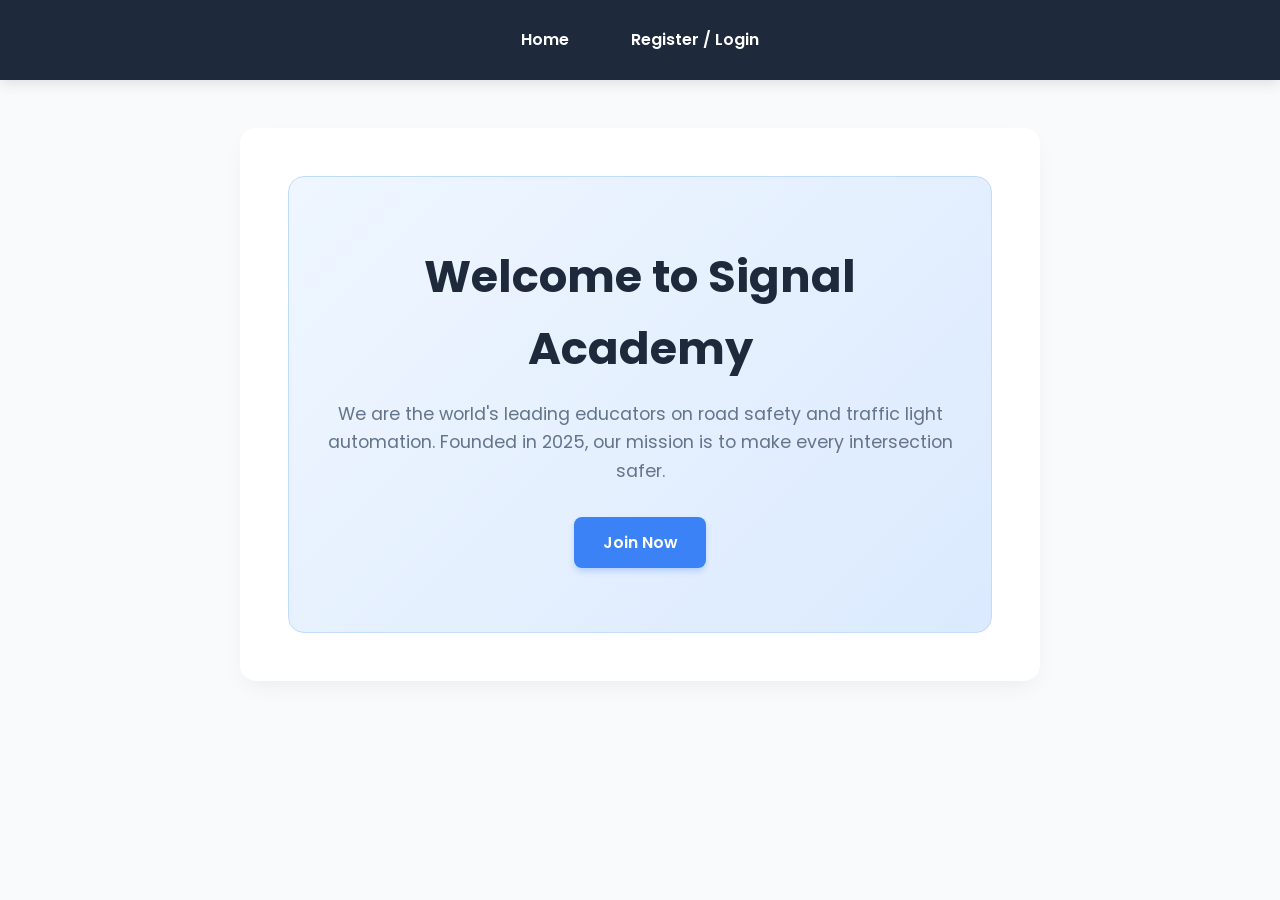
<file: index.html>
<!DOCTYPE html>
<html lang="en">
<head>
    <meta charset="UTF-8">
    <meta name="viewport" content="width=device-width, initial-scale=1.0">
    <title>Signal Academy - Home</title>
    <link rel="stylesheet" href="style.css">
</head>
<body>
    <nav>
        <a href="index.html">Home</a>
        <a href="register.html">Register / Login</a>
    </nav>

    <div class="container">
        <div class="hero">
            <h1>Welcome to Signal Academy</h1>
            <p>We are the world's leading educators on road safety and traffic light automation. Founded in 2025, our mission is to make every intersection safer.</p>
            <a href="register.html">Join Now</a>
        </div>
    </div>
</body>
</html>
</file>
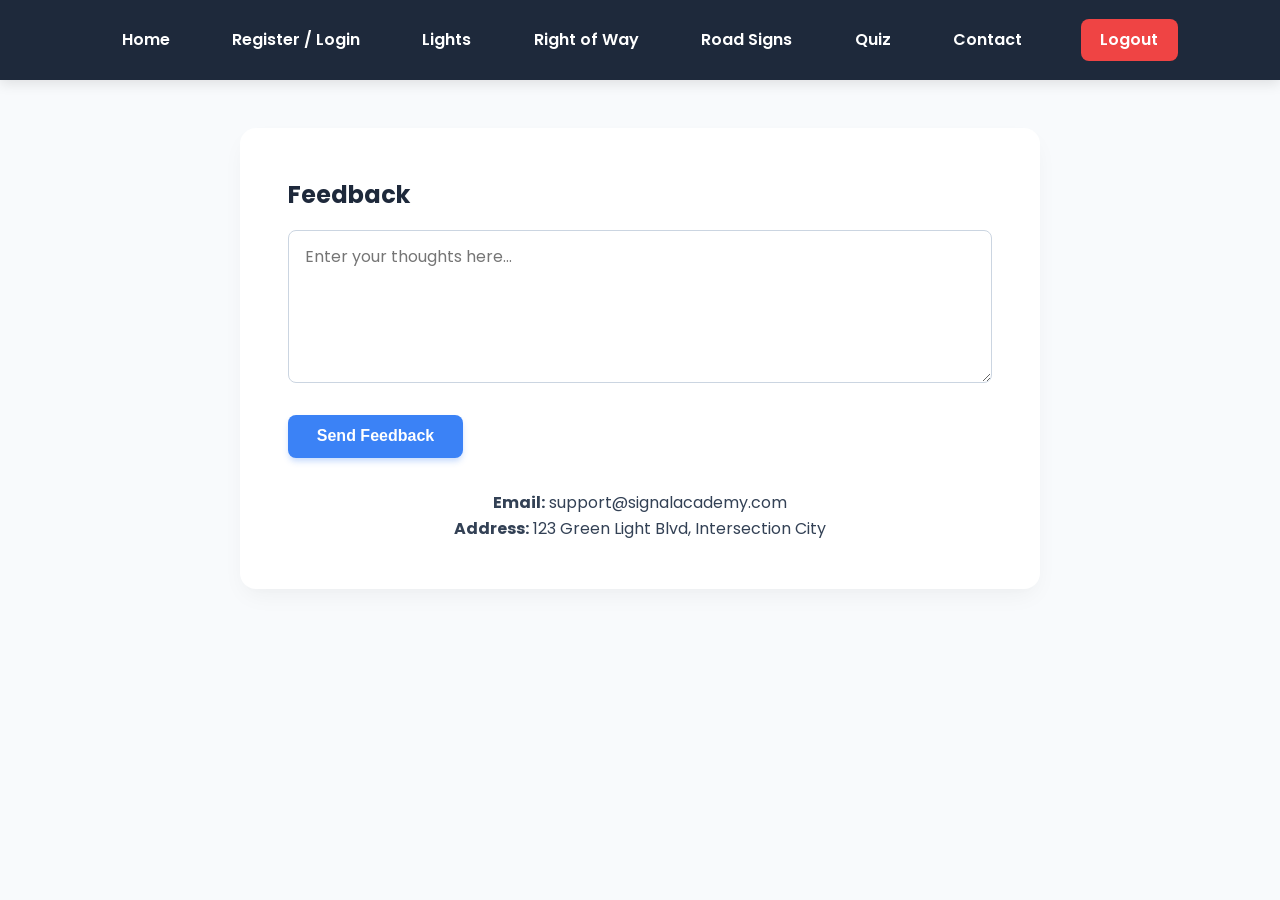
<file: contact.html>
<!DOCTYPE html>
<html lang="en">
<head>
    <meta charset="UTF-8">
    <meta name="viewport" content="width=device-width, initial-scale=1.0">
    <title>Contact Us - Signal Academy</title>
    <link rel="stylesheet" href="style.css">
</head>
<body>
    <nav>
        <a href="index.html">Home</a>
        <a href="register.html">Register / Login</a>
        <a href="learn.html">Lights</a>
        <a href="learn_row.html">Right of Way</a>
        <a href="learn_signs.html">Road Signs</a>
        <a href="quiz.html">Quiz</a>
        <a href="contact.html">Contact</a>
        <a href="register.html" onclick="alert('You have been logged out successfully!');" class="logout-btn">Logout</a>
    </nav>
    <div class="container">
        <h2>Feedback</h2>
        <form onsubmit="alert('Feedback Sent!'); return false;">
            <textarea rows="5" placeholder="Enter your thoughts here..."></textarea>
            <button type="submit">Send Feedback</button>
        </form>
        <div class="contact-footer" style="margin-top: 2rem; text-align: center;">
            <p><strong>Email:</strong> support@signalacademy.com</p>
            <p><strong>Address:</strong> 123 Green Light Blvd, Intersection City</p>
        </div>
    </div>
</body>
</html>
</file>
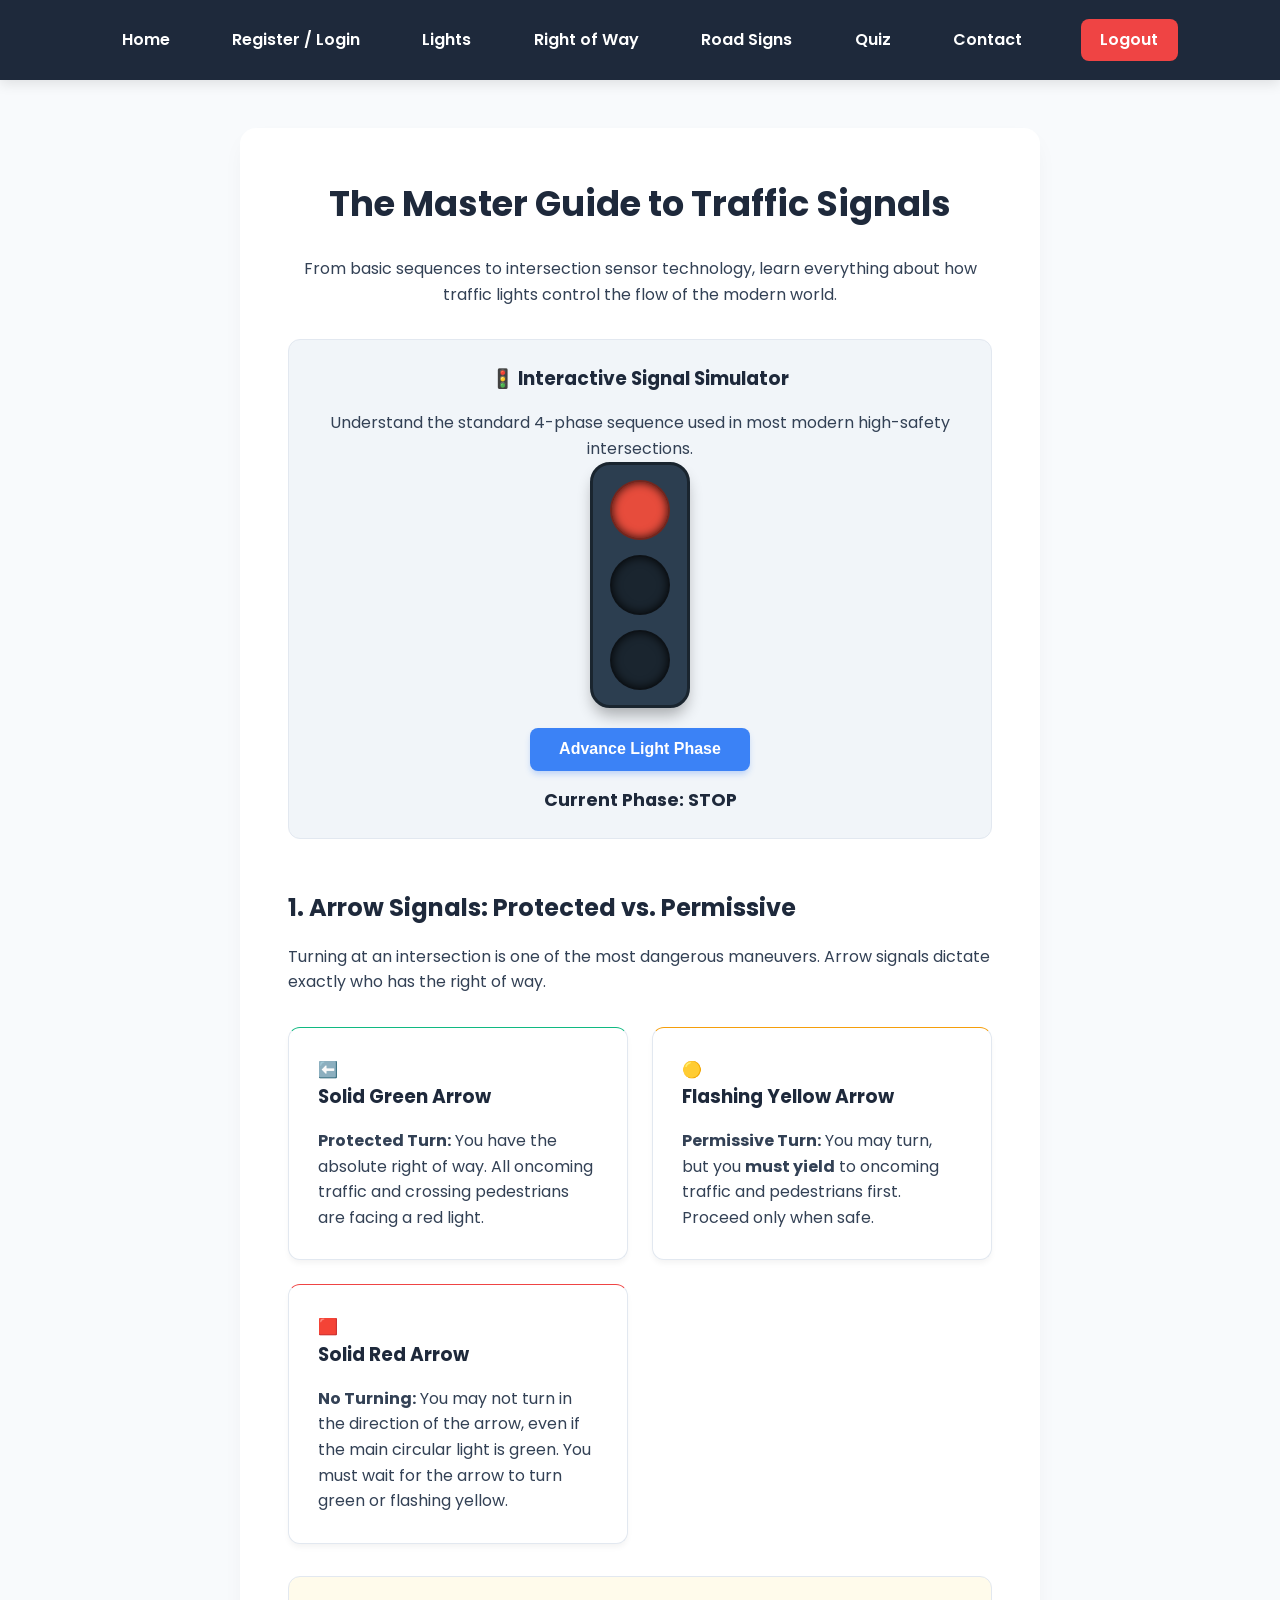
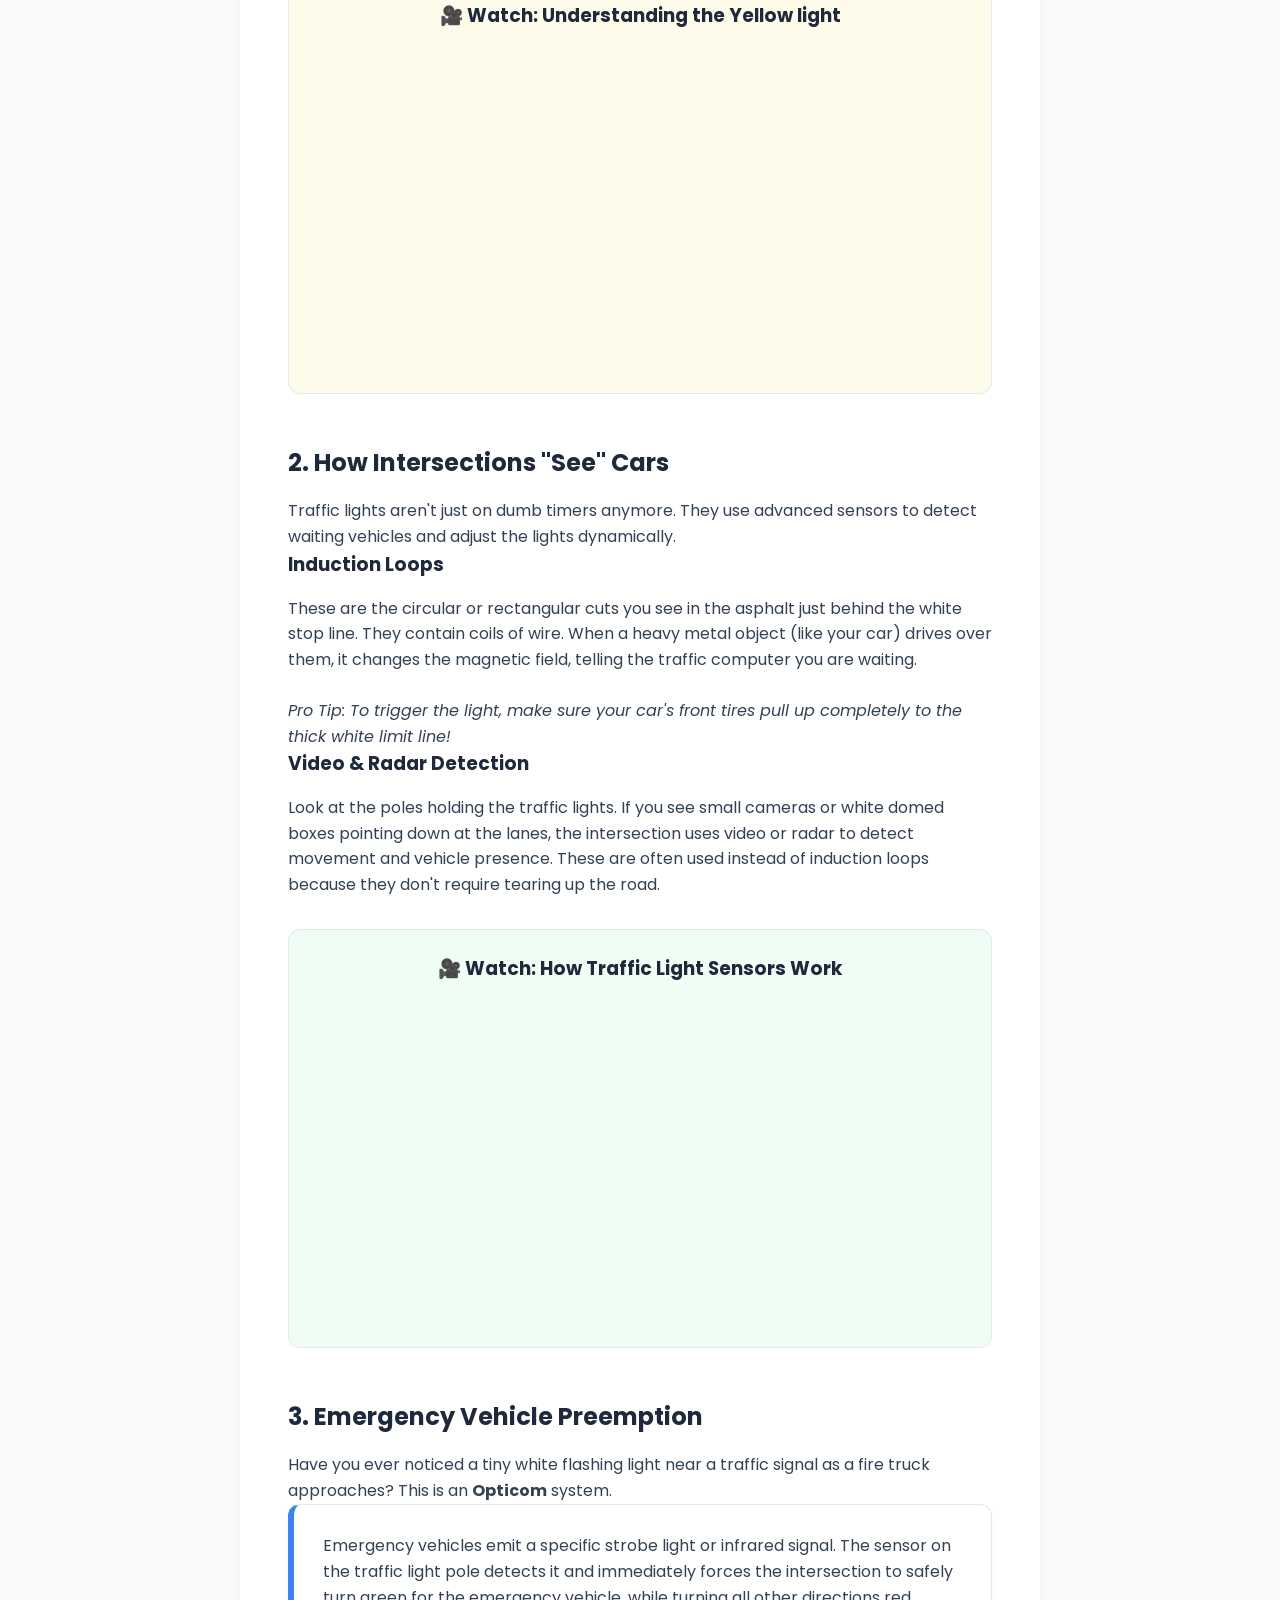
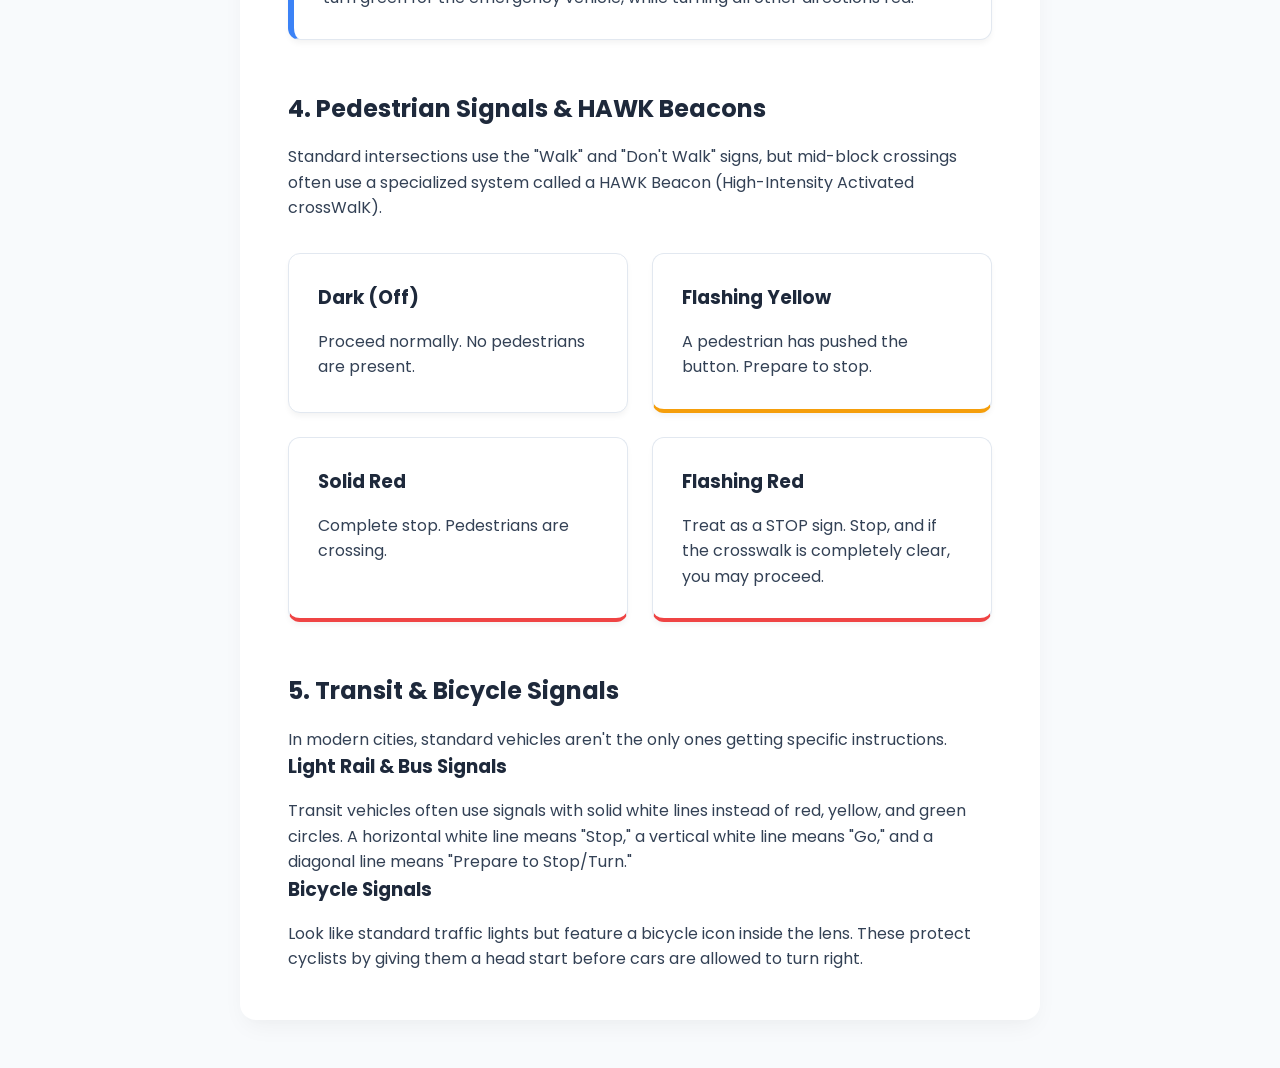
<file: learn.html>
<!DOCTYPE html>
<html lang="en">
<head>
    <meta charset="UTF-8">
    <meta name="viewport" content="width=device-width, initial-scale=1.0">
    <title>Learn - Traffic Lights | Signal Academy</title>
    <link rel="stylesheet" href="style.css">
</head>
<body>
    <nav>
        <a href="index.html">Home</a>
        <a href="register.html">Register / Login</a>
        <a href="learn.html">Lights</a>
        <a href="learn_row.html">Right of Way</a>
        <a href="learn_signs.html">Road Signs</a>
        <a href="quiz.html">Quiz</a>
        <a href="contact.html">Contact</a>
        <a href="register.html" onclick="alert('You have been logged out successfully!');" class="logout-btn">Logout</a>
    </nav>

    <div class="container">
        <h1>The Master Guide to Traffic Signals</h1>
        <p style="text-align: center; margin-bottom: 30px;">From basic sequences to intersection sensor technology, learn everything about how traffic lights control the flow of the modern world.</p>

        <div class="video-container" style="background: #f1f5f9;">
            <h3>🚦 Interactive Signal Simulator</h3>
            <p>Understand the standard 4-phase sequence used in most modern high-safety intersections.</p>
            <div class="simulator-box">
                <div id="redCircle" class="light-circle"></div>
                <div id="yellowCircle" class="light-circle"></div>
                <div id="greenCircle" class="light-circle"></div>
            </div>
            <button onclick="cycleLight()" class="btn">Advance Light Phase</button>
            <p id="lightMessage" style="margin-top: 15px; font-weight: bold; font-size: 1.1em; color: var(--primary);">Current Phase: STOP</p>
        </div>

        <h2 style="margin-top: 50px;">1. Arrow Signals: Protected vs. Permissive</h2>
        <p>Turning at an intersection is one of the most dangerous maneuvers. Arrow signals dictate exactly who has the right of way.</p>
        
        <div class="details-grid">
            <div class="detail-card info-card" style="border-top-color: var(--success);">
                <span class="section-icon">⬅️</span>
                <h3>Solid Green Arrow</h3>
                <p><strong>Protected Turn:</strong> You have the absolute right of way. All oncoming traffic and crossing pedestrians are facing a red light.</p>
            </div>
            <div class="detail-card info-card" style="border-top-color: var(--warning);">
                <span class="section-icon">🟡</span>
                <h3>Flashing Yellow Arrow</h3>
                <p><strong>Permissive Turn:</strong> You may turn, but you <strong>must yield</strong> to oncoming traffic and pedestrians first. Proceed only when safe.</p>
            </div>
            <div class="detail-card info-card" style="border-top-color: var(--danger);">
                <span class="section-icon">🟥</span>
                <h3>Solid Red Arrow</h3>
                <p><strong>No Turning:</strong> You may not turn in the direction of the arrow, even if the main circular light is green. You must wait for the arrow to turn green or flashing yellow.</p>
            </div>
        </div>

        <div class="video-container" style="background: #fffbeb;">
            <h3>🎥 Watch: Understanding the Yellow light</h3>
            <iframe width="100%" height="315" src="https://www.youtube.com/embed/J2E8wEJwZuw" title="Flashing Yellow Explained" style="border-radius: 8px; border: none;"></iframe>
        </div>

        <h2 style="margin-top: 50px;">2. How Intersections "See" Cars</h2>
        <p>Traffic lights aren't just on dumb timers anymore. They use advanced sensors to detect waiting vehicles and adjust the lights dynamically.</p>
        
        <div class="tech-box">
            <h3>Induction Loops</h3>
            <p>These are the circular or rectangular cuts you see in the asphalt just behind the white stop line. They contain coils of wire. When a heavy metal object (like your car) drives over them, it changes the magnetic field, telling the traffic computer you are waiting.</p>
            <br>
            <p><em>Pro Tip: To trigger the light, make sure your car's front tires pull up completely to the thick white limit line!</em></p>
        </div>

        <div class="tech-box">
            <h3>Video & Radar Detection</h3>
            <p>Look at the poles holding the traffic lights. If you see small cameras or white domed boxes pointing down at the lanes, the intersection uses video or radar to detect movement and vehicle presence. These are often used instead of induction loops because they don't require tearing up the road.</p>
        </div>

        <div class="video-container" style="background: #f0fdf4;">
            <h3>🎥 Watch: How Traffic Light Sensors Work</h3>
            <iframe width="100%" height="315" src="https://www.youtube.com/embed/JCYr50IRnxc" title="How Traffic Lights Detect Cars" style="border-radius: 8px; border: none;"></iframe>
        </div>

        <h2 style="margin-top: 50px;">3. Emergency Vehicle Preemption</h2>
        <p>Have you ever noticed a tiny white flashing light near a traffic signal as a fire truck approaches? This is an <strong>Opticom</strong> system.</p>
        <div class="rule-box" style="border-left-color: var(--secondary);">
            <p>Emergency vehicles emit a specific strobe light or infrared signal. The sensor on the traffic light pole detects it and immediately forces the intersection to safely turn green for the emergency vehicle, while turning all other directions red.</p>
        </div>

        <h2 style="margin-top: 50px;">4. Pedestrian Signals & HAWK Beacons</h2>
        <p>Standard intersections use the "Walk" and "Don't Walk" signs, but mid-block crossings often use a specialized system called a HAWK Beacon (High-Intensity Activated crossWalK).</p>

        <div class="details-grid">
            <div class="detail-card">
                <h3>Dark (Off)</h3>
                <p>Proceed normally. No pedestrians are present.</p>
            </div>
            <div class="detail-card" style="border-bottom: 4px solid var(--warning);">
                <h3>Flashing Yellow</h3>
                <p>A pedestrian has pushed the button. Prepare to stop.</p>
            </div>
            <div class="detail-card" style="border-bottom: 4px solid var(--danger);">
                <h3>Solid Red</h3>
                <p>Complete stop. Pedestrians are crossing.</p>
            </div>
            <div class="detail-card" style="border-bottom: 4px solid var(--danger);">
                <h3>Flashing Red</h3>
                <p>Treat as a STOP sign. Stop, and if the crosswalk is completely clear, you may proceed.</p>
            </div>
        </div>

        <h2 style="margin-top: 50px;">5. Transit & Bicycle Signals</h2>
        <p>In modern cities, standard vehicles aren't the only ones getting specific instructions.</p>

        <div class="tech-box">
            <h3>Light Rail & Bus Signals</h3>
            <p>Transit vehicles often use signals with solid white lines instead of red, yellow, and green circles. A horizontal white line means "Stop," a vertical white line means "Go," and a diagonal line means "Prepare to Stop/Turn."</p>
        </div>

        <div class="tech-box">
            <h3>Bicycle Signals</h3>
            <p>Look like standard traffic lights but feature a bicycle icon inside the lens. These protect cyclists by giving them a head start before cars are allowed to turn right.</p>
        </div>

    </div>

    <script>
        let phase = 0; 

        function cycleLight() {
            document.getElementById('redCircle').style.backgroundColor = "#1a252f";
            document.getElementById('yellowCircle').style.backgroundColor = "#1a252f";
            document.getElementById('greenCircle').style.backgroundColor = "#1a252f";
            
            const msg = document.getElementById('lightMessage');

            if (phase === 0) {
                document.getElementById('yellowCircle').style.backgroundColor = "#f1c40f";
                msg.innerText = "Current Phase: PREPARE TO GO";
                phase = 1;
            } else if (phase === 1) {
                document.getElementById('greenCircle').style.backgroundColor = "#2ecc71";
                msg.innerText = "Current Phase: GO";
                phase = 2;
            } else if (phase === 2) {
                document.getElementById('yellowCircle').style.backgroundColor = "#f1c40f";
                msg.innerText = "Current Phase: CAUTION";
                phase = 3;
            } else {
                document.getElementById('redCircle').style.backgroundColor = "#e74c3c";
                msg.innerText = "Current Phase: STOP";
                phase = 0;
            }
        }

        window.onload = function() {
            document.getElementById('redCircle').style.backgroundColor = "#e74c3c";
        };
    </script>
</body>
</html>
</file>
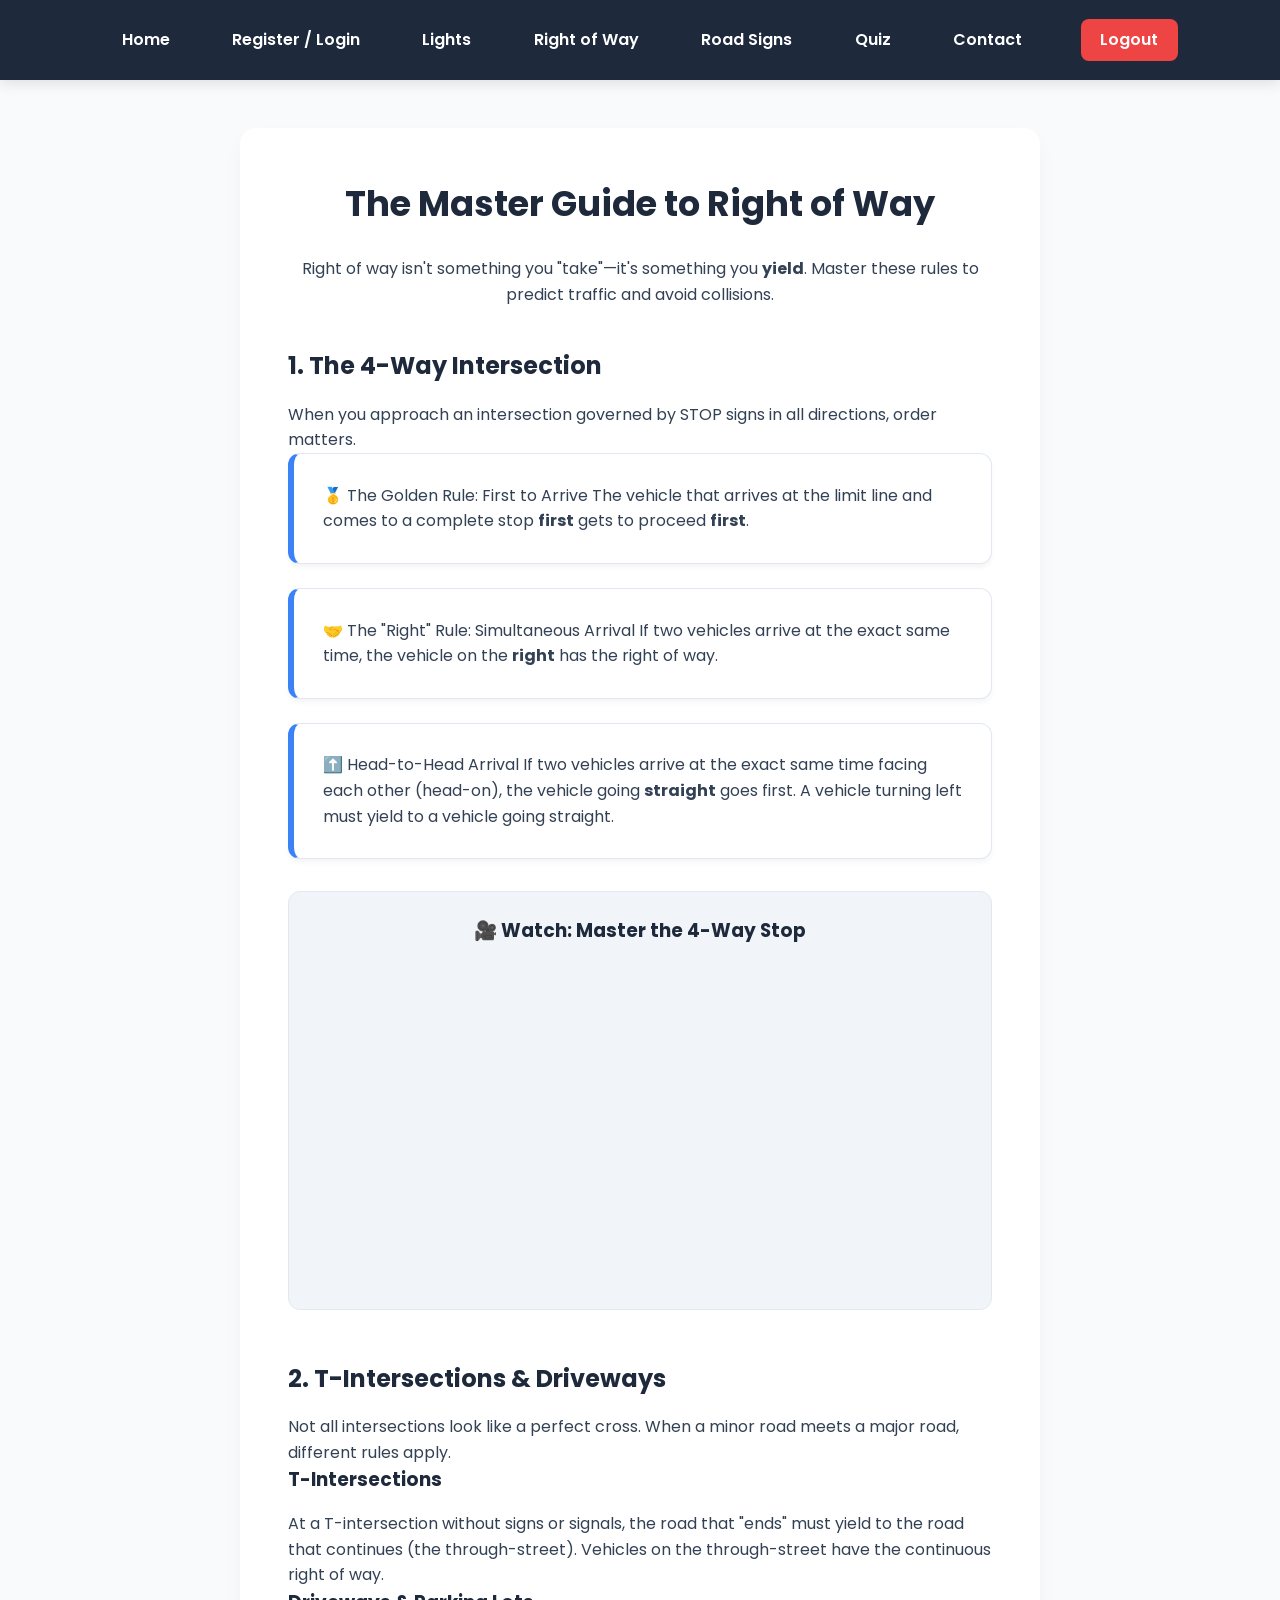
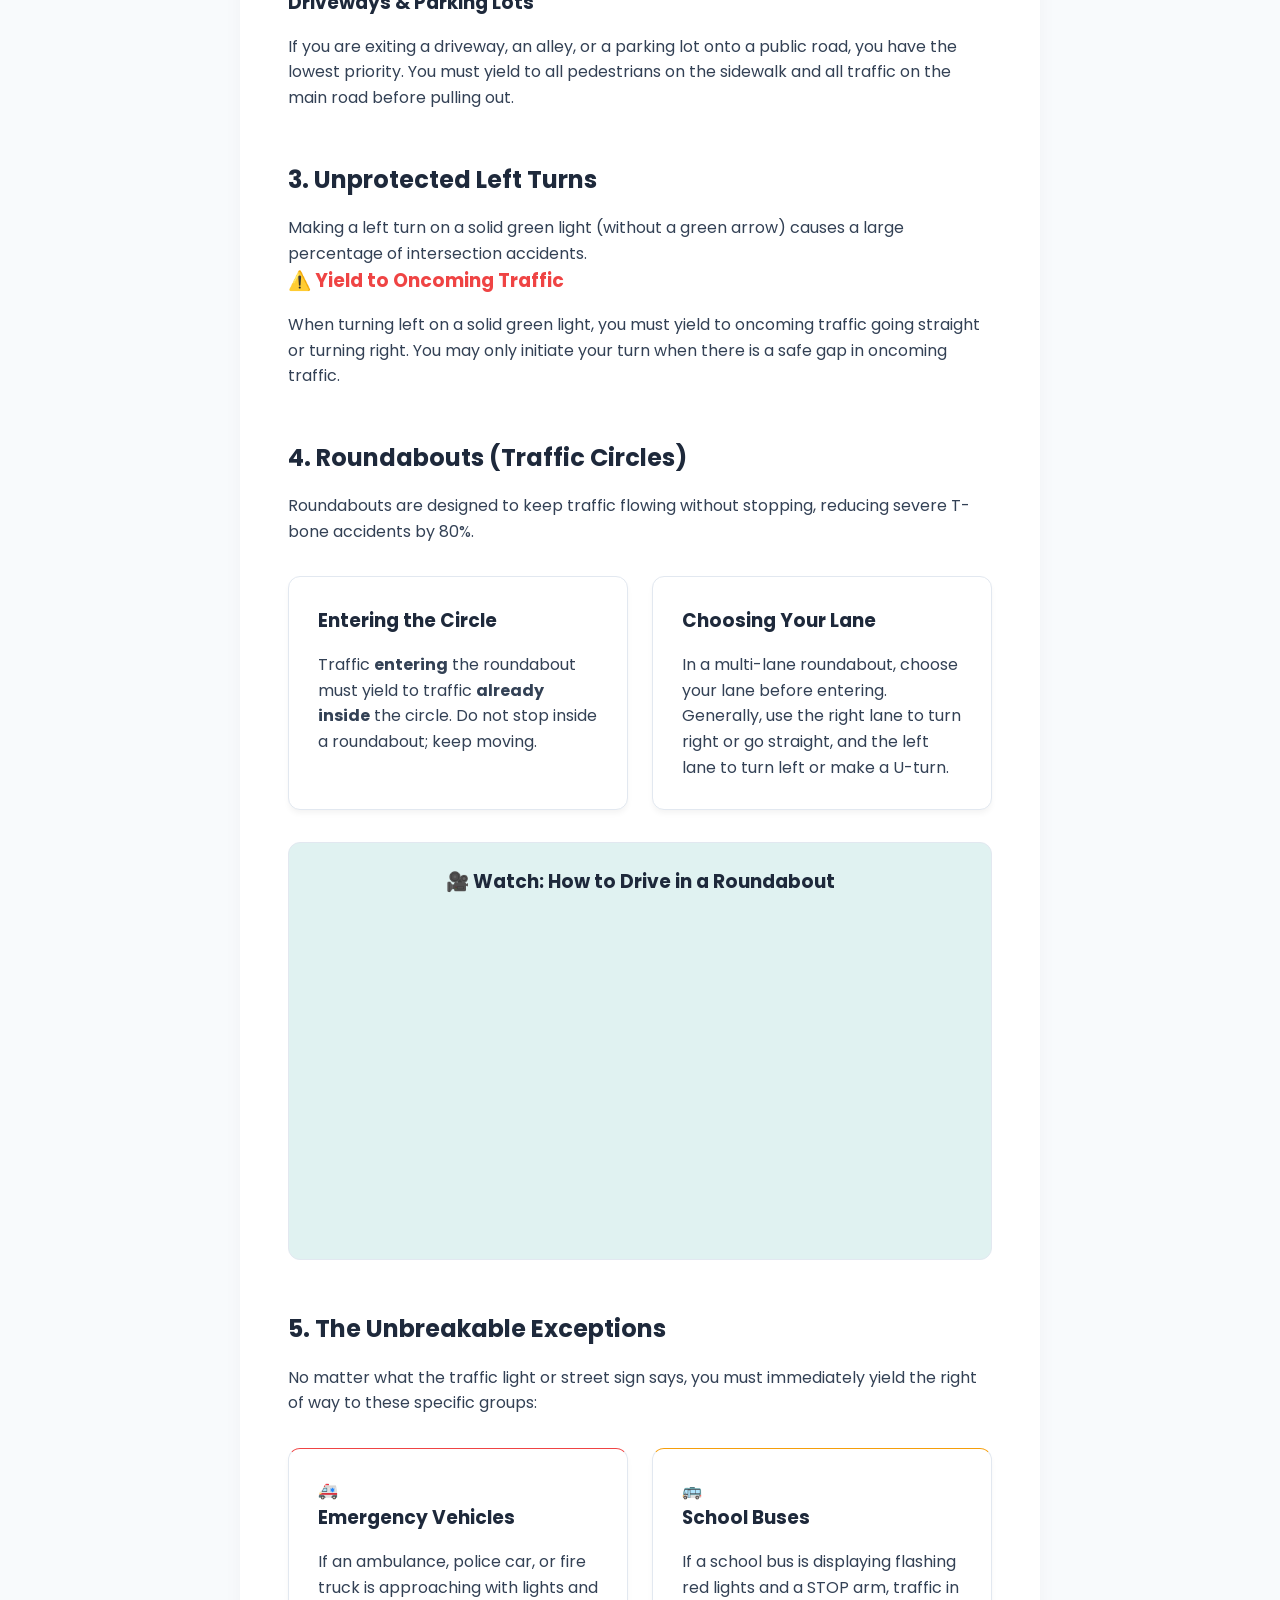
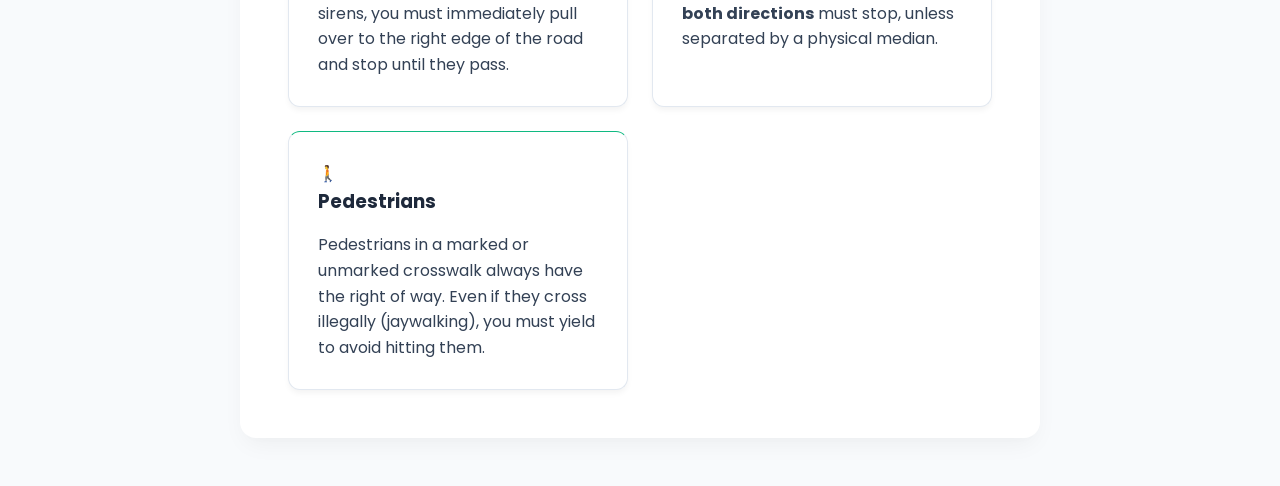
<file: learn_row.html>
<!DOCTYPE html>
<html lang="en">
<head>
    <meta charset="UTF-8">
    <meta name="viewport" content="width=device-width, initial-scale=1.0">
    <title>Learn - Right of Way | Signal Academy</title>
    <link rel="stylesheet" href="style.css">
</head>
<body>
    <nav>
        <a href="index.html">Home</a>
        <a href="register.html">Register / Login</a>
        <a href="learn.html">Lights</a>
        <a href="learn_row.html">Right of Way</a>
        <a href="learn_signs.html">Road Signs</a>
        <a href="quiz.html">Quiz</a>
        <a href="contact.html">Contact</a>
        <a href="register.html" onclick="alert('You have been logged out successfully!');" class="logout-btn">Logout</a>
    </nav>

    <div class="container">
        <h1 style="text-align: center;">The Master Guide to Right of Way</h1>
        <p style="text-align: center; margin-bottom: 40px;">Right of way isn't something you "take"—it's something you <strong>yield</strong>. Master these rules to predict traffic and avoid collisions.</p>

        <h2>1. The 4-Way Intersection</h2>
        <p>When you approach an intersection governed by STOP signs in all directions, order matters.</p>
        
        <div class="rule-box">
            <span class="rule-title">🥇 The Golden Rule: First to Arrive</span>
            The vehicle that arrives at the limit line and comes to a complete stop <strong>first</strong> gets to proceed <strong>first</strong>.
        </div>
        <div class="rule-box">
            <span class="rule-title">🤝 The "Right" Rule: Simultaneous Arrival</span>
            If two vehicles arrive at the exact same time, the vehicle on the <strong>right</strong> has the right of way. 
        </div>
        <div class="rule-box">
            <span class="rule-title">⬆️ Head-to-Head Arrival</span>
            If two vehicles arrive at the exact same time facing each other (head-on), the vehicle going <strong>straight</strong> goes first. A vehicle turning left must yield to a vehicle going straight.
        </div>

        <div class="video-container">
            <h3>🎥 Watch: Master the 4-Way Stop</h3>
            <iframe width="100%" height="315" src="https://www.youtube.com/embed/n3Hn1q-0Yg8" title="Right of Way Video" allowfullscreen style="border: none; border-radius: 8px;"></iframe>
        </div>

        <h2 style="margin-top: 50px;">2. T-Intersections & Driveways</h2>
        <p>Not all intersections look like a perfect cross. When a minor road meets a major road, different rules apply.</p>

        <div class="tech-box">
            <h3>T-Intersections</h3>
            <p>At a T-intersection without signs or signals, the road that "ends" must yield to the road that continues (the through-street). Vehicles on the through-street have the continuous right of way.</p>
        </div>
        <div class="tech-box">
            <h3>Driveways & Parking Lots</h3>
            <p>If you are exiting a driveway, an alley, or a parking lot onto a public road, you have the lowest priority. You must yield to all pedestrians on the sidewalk and all traffic on the main road before pulling out.</p>
        </div>

        <h2 style="margin-top: 50px;">3. Unprotected Left Turns</h2>
        <p>Making a left turn on a solid green light (without a green arrow) causes a large percentage of intersection accidents.</p>
        
        <div class="alert-box">
            <h3 style="color: var(--danger); margin-top: 0;">⚠️ Yield to Oncoming Traffic</h3>
            <p>When turning left on a solid green light, you must yield to oncoming traffic going straight or turning right. You may only initiate your turn when there is a safe gap in oncoming traffic.</p>
        </div>

        <h2 style="margin-top: 50px;">4. Roundabouts (Traffic Circles)</h2>
        <p>Roundabouts are designed to keep traffic flowing without stopping, reducing severe T-bone accidents by 80%.</p>

        <div class="details-grid">
            <div class="detail-card">
                <h3>Entering the Circle</h3>
                <p>Traffic <strong>entering</strong> the roundabout must yield to traffic <strong>already inside</strong> the circle. Do not stop inside a roundabout; keep moving.</p>
            </div>
            <div class="detail-card">
                <h3>Choosing Your Lane</h3>
                <p>In a multi-lane roundabout, choose your lane before entering. Generally, use the right lane to turn right or go straight, and the left lane to turn left or make a U-turn.</p>
            </div>
        </div>

        <div class="video-container" style="background: #e0f2f1;">
            <h3>🎥 Watch: How to Drive in a Roundabout</h3>
            <iframe width="100%" height="315" src="https://www.youtube.com/embed/ONbE1e1qEKA" title="Roundabout Rules" allowfullscreen style="border: none; border-radius: 8px;"></iframe>
        </div>

        <h2 style="margin-top: 50px;">5. The Unbreakable Exceptions</h2>
        <p>No matter what the traffic light or street sign says, you must immediately yield the right of way to these specific groups:</p>
        
        <div class="details-grid">
            <div class="detail-card info-card" style="border-top-color: var(--danger);">
                <span class="section-icon">🚑</span>
                <h3>Emergency Vehicles</h3>
                <p>If an ambulance, police car, or fire truck is approaching with lights and sirens, you must immediately pull over to the right edge of the road and stop until they pass.</p>
            </div>
            <div class="detail-card info-card" style="border-top-color: var(--warning);">
                <span class="section-icon">🚌</span>
                <h3>School Buses</h3>
                <p>If a school bus is displaying flashing red lights and a STOP arm, traffic in <strong>both directions</strong> must stop, unless separated by a physical median.</p>
            </div>
            <div class="detail-card info-card" style="border-top-color: var(--success);">
                <span class="section-icon">🚶</span>
                <h3>Pedestrians</h3>
                <p>Pedestrians in a marked or unmarked crosswalk always have the right of way. Even if they cross illegally (jaywalking), you must yield to avoid hitting them.</p>
            </div>
        </div>

    </div>
</body>
</html>
</file>
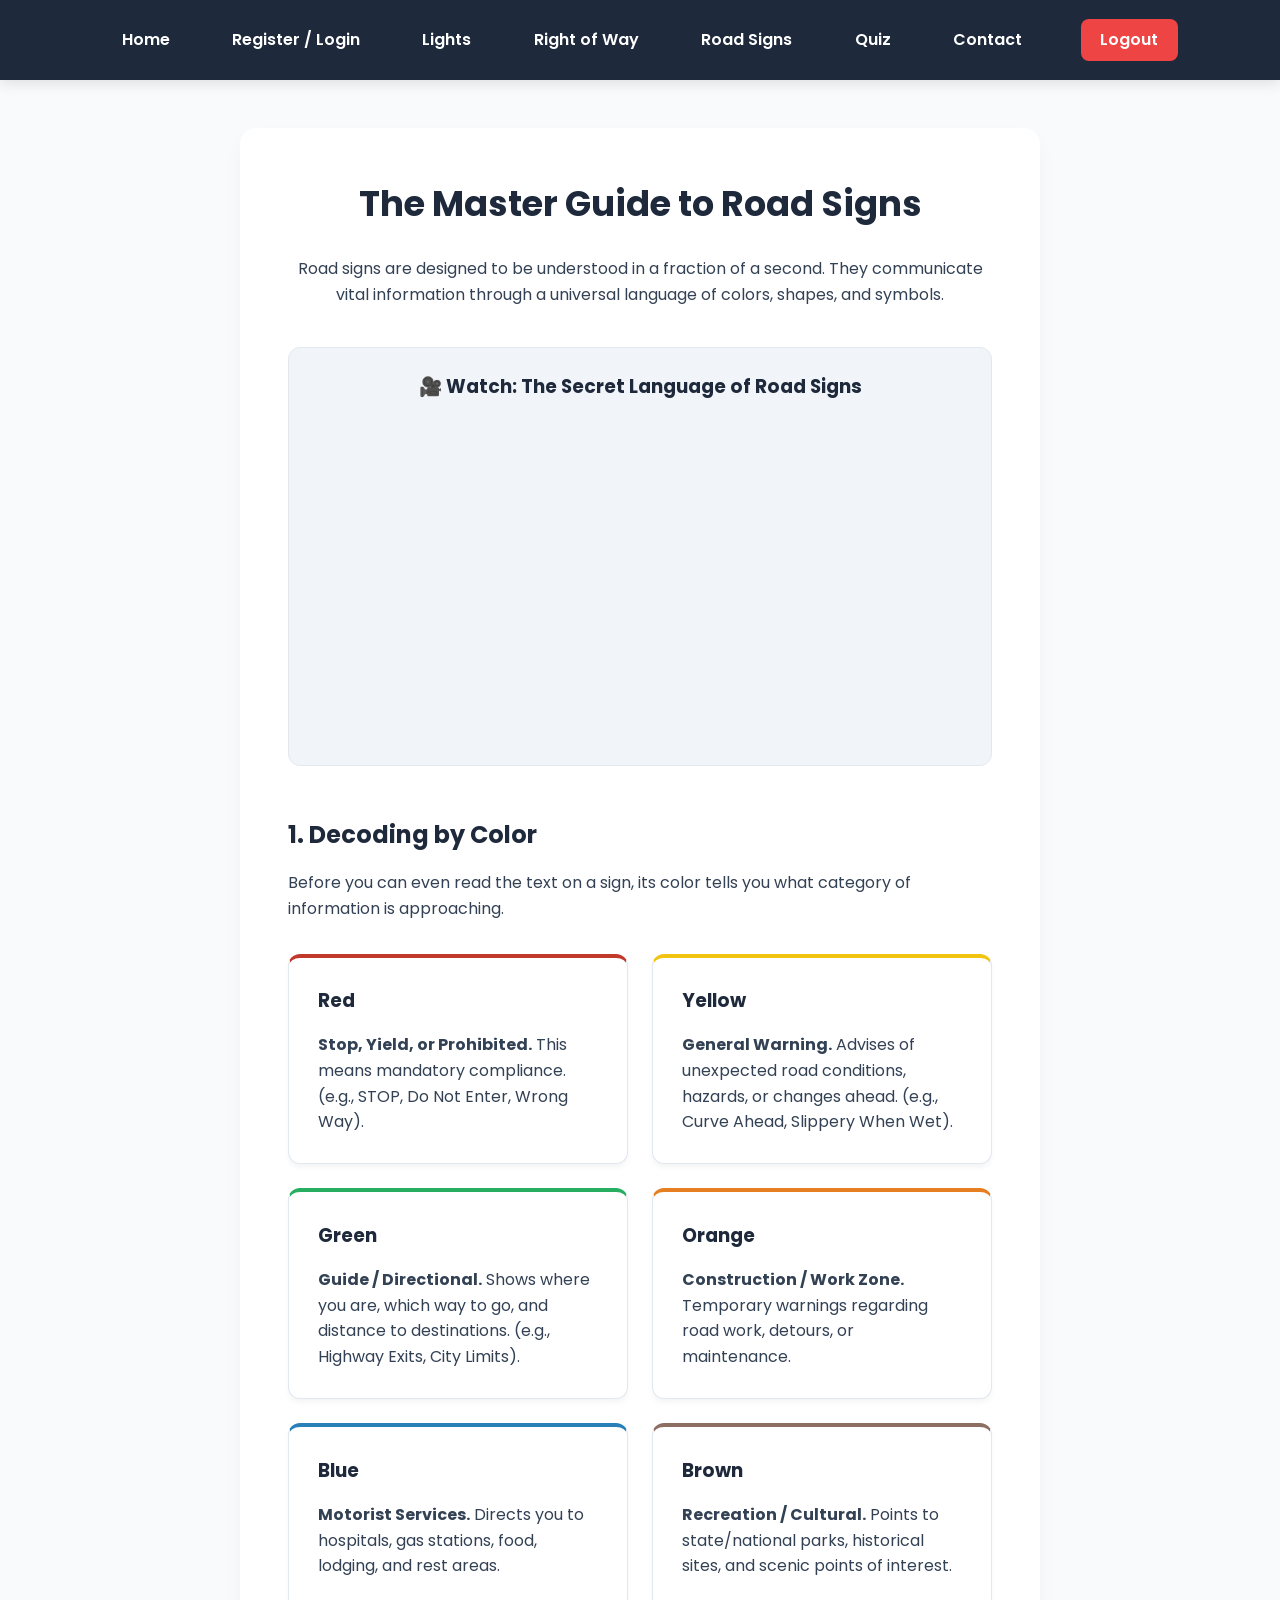
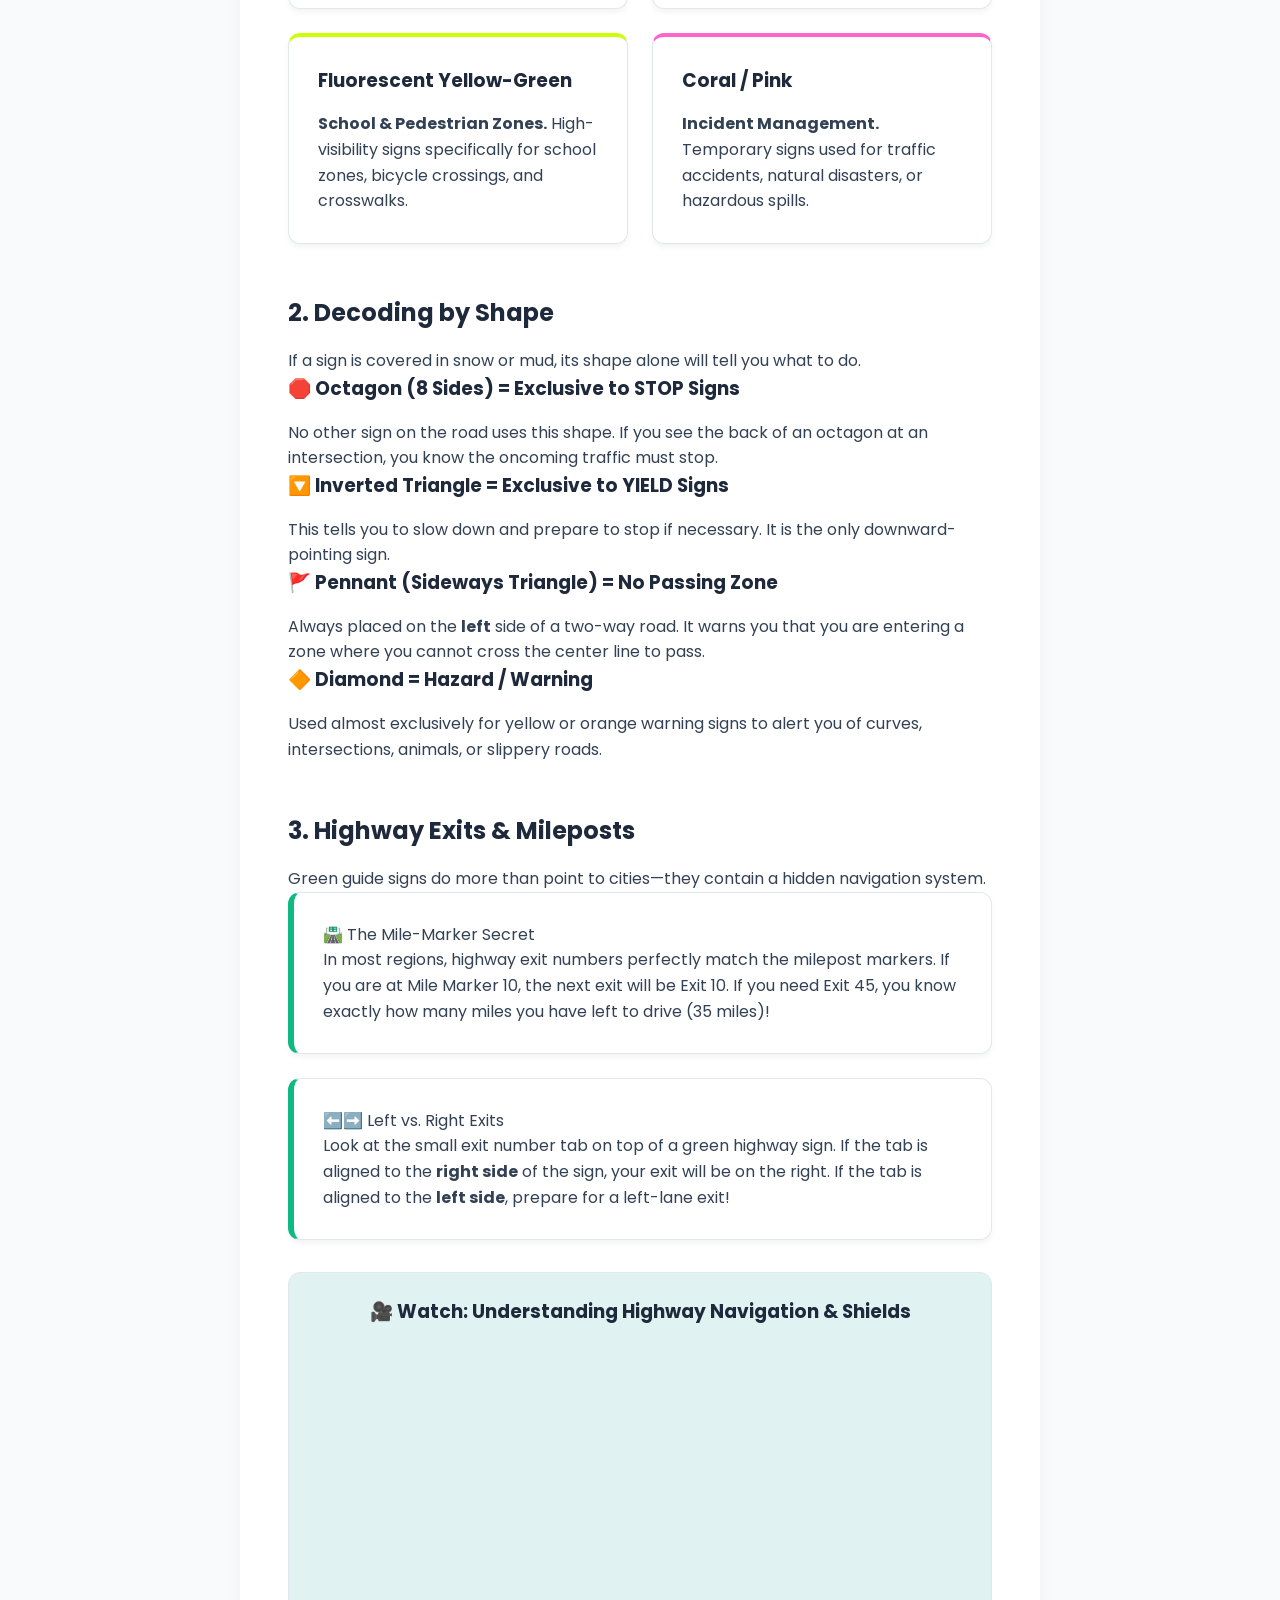
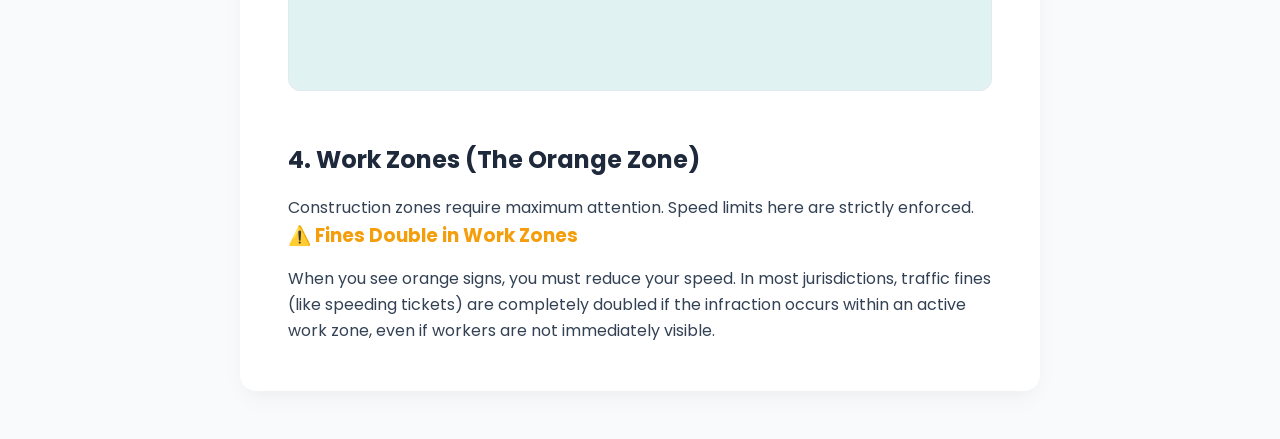
<file: learn_signs.html>
<!DOCTYPE html>
<html lang="en">
<head>
    <meta charset="UTF-8">
    <meta name="viewport" content="width=device-width, initial-scale=1.0">
    <title>Learn - Road Signs | Signal Academy</title>
    <link rel="stylesheet" href="style.css">
</head>
<body>
    <nav>
        <a href="index.html">Home</a>
        <a href="register.html">Register / Login</a>
        <a href="learn.html">Lights</a>
        <a href="learn_row.html">Right of Way</a>
        <a href="learn_signs.html">Road Signs</a>
        <a href="quiz.html">Quiz</a>
        <a href="contact.html">Contact</a>
        <a href="register.html" onclick="alert('You have been logged out successfully!');" class="logout-btn">Logout</a>
    </nav>

    <div class="container">
        <h1 style="text-align: center;">The Master Guide to Road Signs</h1>
        <p style="text-align: center; margin-bottom: 40px;">Road signs are designed to be understood in a fraction of a second. They communicate vital information through a universal language of colors, shapes, and symbols.</p>

        <div class="video-container" style="background: #f1f5f9;">
            <h3>🎥 Watch: The Secret Language of Road Signs</h3>
            <iframe width="100%" height="315" src="https://www.youtube.com/embed/n3Hn1q-0Yg8" title="Road Signs Explained" allowfullscreen style="border: none; border-radius: 8px;"></iframe>
        </div>

        <h2 style="margin-top: 50px;">1. Decoding by Color</h2>
        <p>Before you can even read the text on a sign, its color tells you what category of information is approaching.</p>

        <div class="details-grid">
            <div class="detail-card" style="border-top: 4px solid #c0392b;">
                <h3><span class="color-dot" style="background: #c0392b;"></span>Red</h3>
                <p><strong>Stop, Yield, or Prohibited.</strong> This means mandatory compliance. (e.g., STOP, Do Not Enter, Wrong Way).</p>
            </div>
            <div class="detail-card" style="border-top: 4px solid #f1c40f;">
                <h3><span class="color-dot" style="background: #f1c40f;"></span>Yellow</h3>
                <p><strong>General Warning.</strong> Advises of unexpected road conditions, hazards, or changes ahead. (e.g., Curve Ahead, Slippery When Wet).</p>
            </div>
            <div class="detail-card" style="border-top: 4px solid #27ae60;">
                <h3><span class="color-dot" style="background: #27ae60;"></span>Green</h3>
                <p><strong>Guide / Directional.</strong> Shows where you are, which way to go, and distance to destinations. (e.g., Highway Exits, City Limits).</p>
            </div>
            <div class="detail-card" style="border-top: 4px solid #e67e22;">
                <h3><span class="color-dot" style="background: #e67e22;"></span>Orange</h3>
                <p><strong>Construction / Work Zone.</strong> Temporary warnings regarding road work, detours, or maintenance.</p>
            </div>
            <div class="detail-card" style="border-top: 4px solid #2980b9;">
                <h3><span class="color-dot" style="background: #2980b9;"></span>Blue</h3>
                <p><strong>Motorist Services.</strong> Directs you to hospitals, gas stations, food, lodging, and rest areas.</p>
            </div>
            <div class="detail-card" style="border-top: 4px solid #8d6e63;">
                <h3><span class="color-dot" style="background: #8d6e63;"></span>Brown</h3>
                <p><strong>Recreation / Cultural.</strong> Points to state/national parks, historical sites, and scenic points of interest.</p>
            </div>
            <div class="detail-card" style="border-top: 4px solid #ccff00;">
                <h3><span class="color-dot" style="background: #ccff00;"></span>Fluorescent Yellow-Green</h3>
                <p><strong>School & Pedestrian Zones.</strong> High-visibility signs specifically for school zones, bicycle crossings, and crosswalks.</p>
            </div>
            <div class="detail-card" style="border-top: 4px solid #ff66cc;">
                <h3><span class="color-dot" style="background: #ff66cc;"></span>Coral / Pink</h3>
                <p><strong>Incident Management.</strong> Temporary signs used for traffic accidents, natural disasters, or hazardous spills.</p>
            </div>
        </div>

        <h2 style="margin-top: 50px;">2. Decoding by Shape</h2>
        <p>If a sign is covered in snow or mud, its shape alone will tell you what to do.</p>

        <div class="tech-box">
            <h3>🛑 Octagon (8 Sides) = Exclusive to STOP Signs</h3>
            <p>No other sign on the road uses this shape. If you see the back of an octagon at an intersection, you know the oncoming traffic must stop.</p>
        </div>
        
        <div class="tech-box">
            <h3>🔽 Inverted Triangle = Exclusive to YIELD Signs</h3>
            <p>This tells you to slow down and prepare to stop if necessary. It is the only downward-pointing sign.</p>
        </div>

        <div class="tech-box">
            <h3>🚩 Pennant (Sideways Triangle) = No Passing Zone</h3>
            <p>Always placed on the <strong>left</strong> side of a two-way road. It warns you that you are entering a zone where you cannot cross the center line to pass.</p>
        </div>

        <div class="tech-box">
            <h3>🔶 Diamond = Hazard / Warning</h3>
            <p>Used almost exclusively for yellow or orange warning signs to alert you of curves, intersections, animals, or slippery roads.</p>
        </div>

        <h2 style="margin-top: 50px;">3. Highway Exits & Mileposts</h2>
        <p>Green guide signs do more than point to cities—they contain a hidden navigation system.</p>

        <div class="rule-box" style="border-left-color: var(--success);">
            <span class="rule-title">🛣️ The Mile-Marker Secret</span>
            <p>In most regions, highway exit numbers perfectly match the milepost markers. If you are at Mile Marker 10, the next exit will be Exit 10. If you need Exit 45, you know exactly how many miles you have left to drive (35 miles)!</p>
        </div>

        <div class="rule-box" style="border-left-color: var(--success);">
            <span class="rule-title">⬅️➡️ Left vs. Right Exits</span>
            <p>Look at the small exit number tab on top of a green highway sign. If the tab is aligned to the <strong>right side</strong> of the sign, your exit will be on the right. If the tab is aligned to the <strong>left side</strong>, prepare for a left-lane exit!</p>
        </div>

        <div class="video-container" style="background: #e0f2f1;">
            <h3>🎥 Watch: Understanding Highway Navigation & Shields</h3>
            <iframe width="100%" height="315" src="https://www.youtube.com/embed/ONbE1e1qEKA" title="Highway Guide Signs" allowfullscreen style="border: none; border-radius: 8px;"></iframe>
        </div>

        <h2 style="margin-top: 50px;">4. Work Zones (The Orange Zone)</h2>
        <p>Construction zones require maximum attention. Speed limits here are strictly enforced.</p>

        <div class="alert-box">
            <h3 style="color: var(--warning); margin-top: 0;">⚠️ Fines Double in Work Zones</h3>
            <p>When you see orange signs, you must reduce your speed. In most jurisdictions, traffic fines (like speeding tickets) are completely doubled if the infraction occurs within an active work zone, even if workers are not immediately visible.</p>
        </div>

    </div>
</body>
</html>
</file>
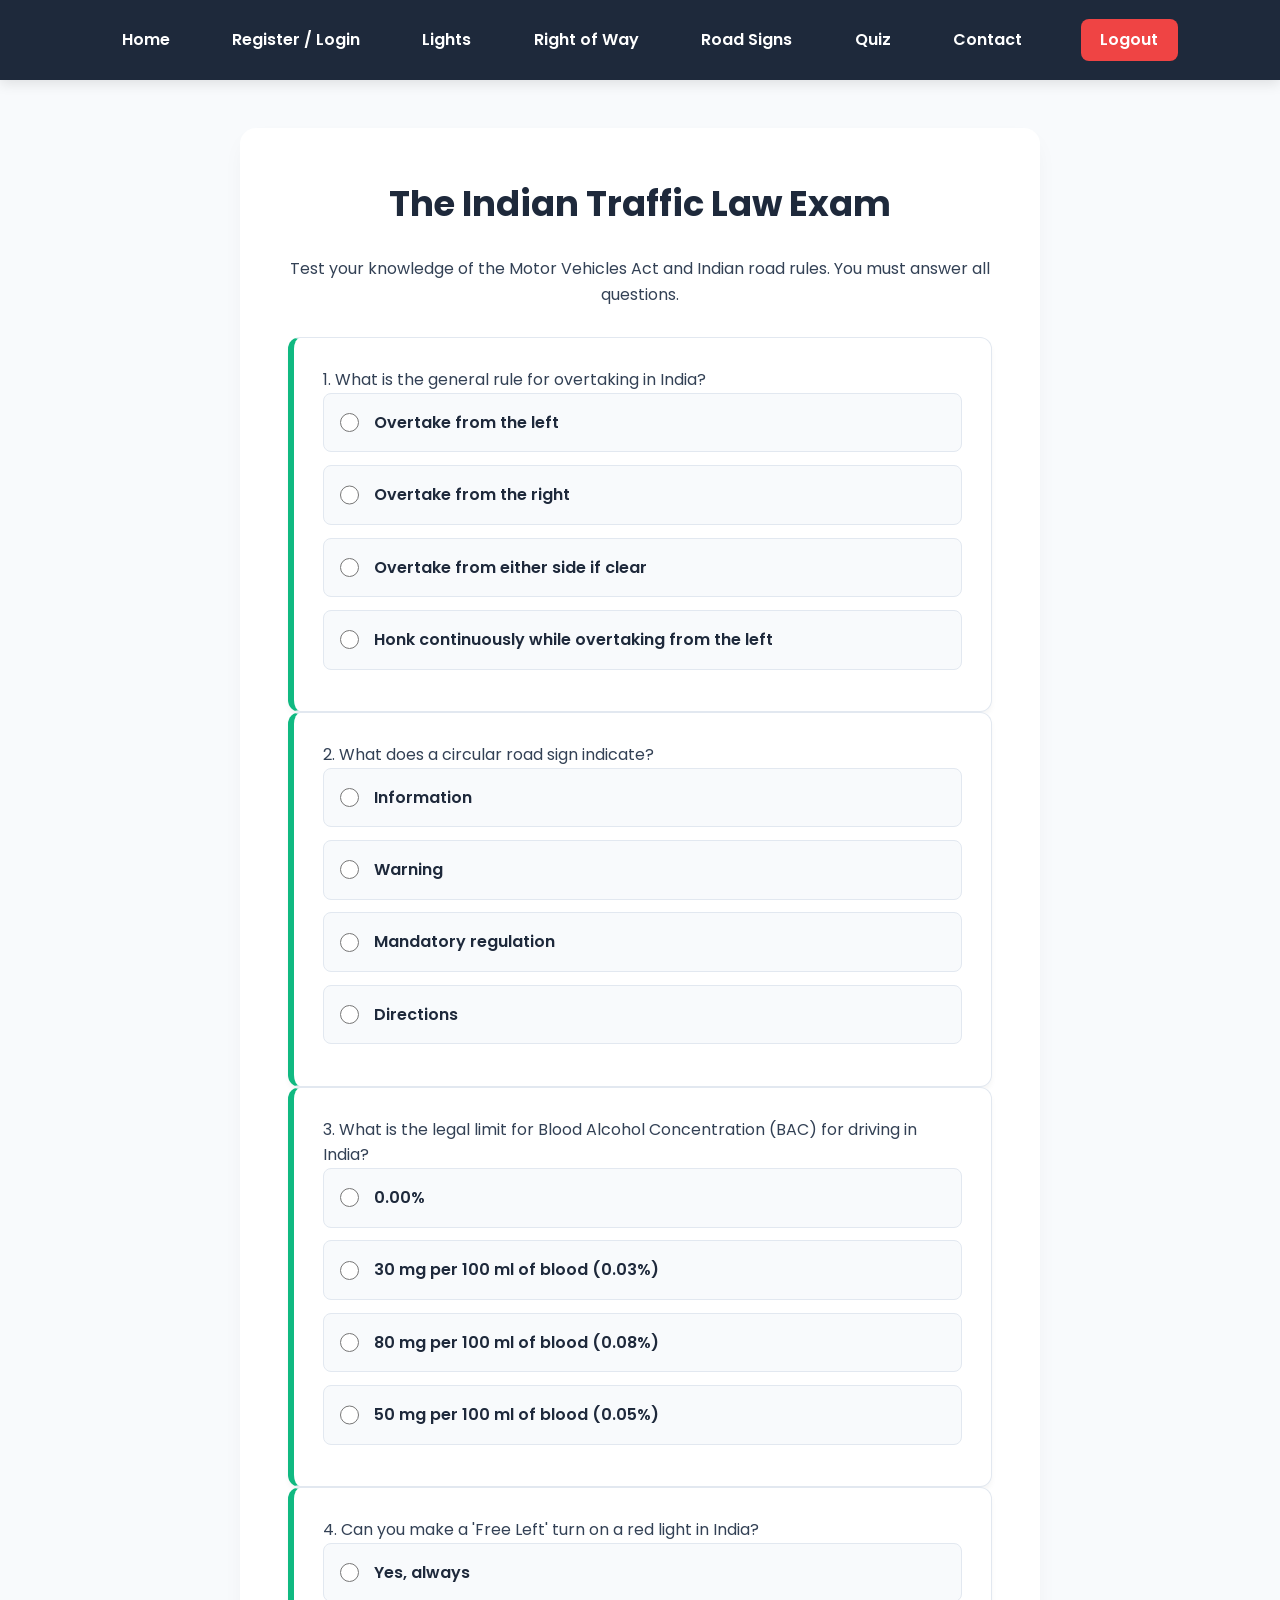
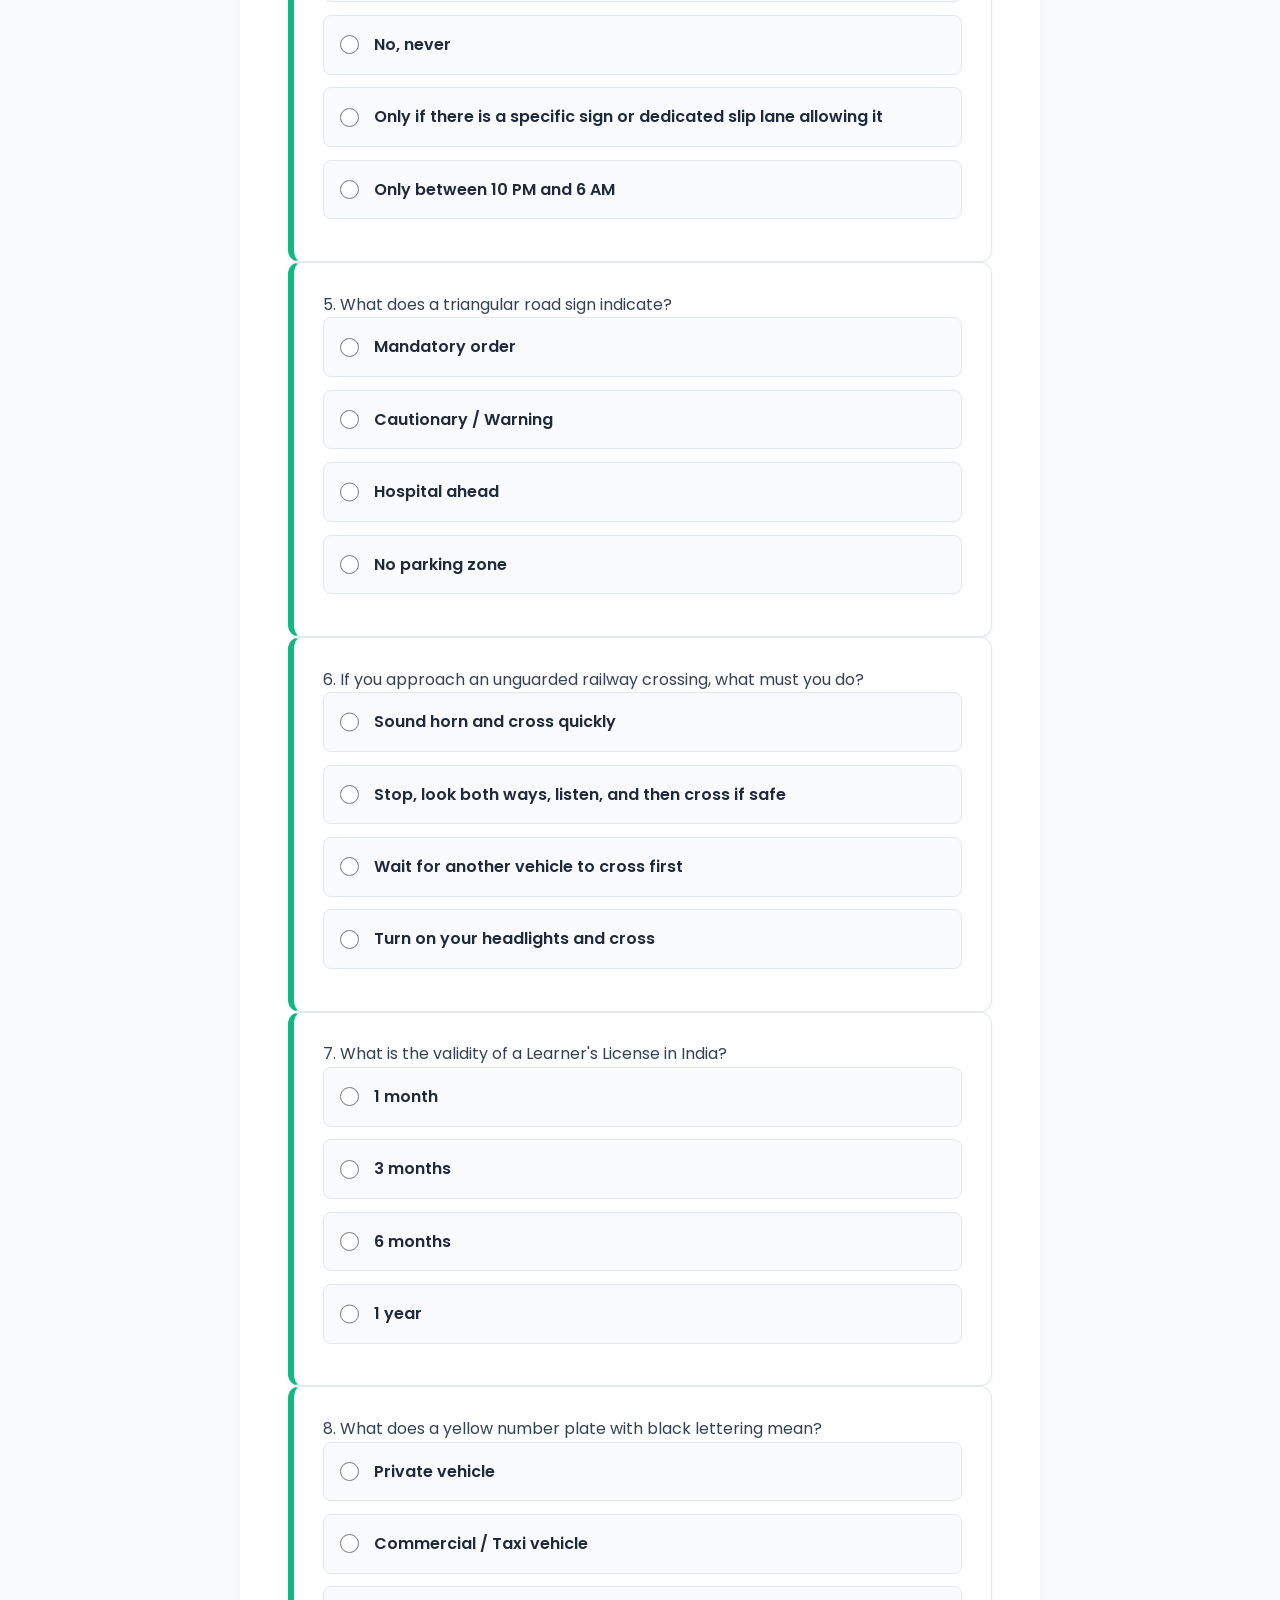
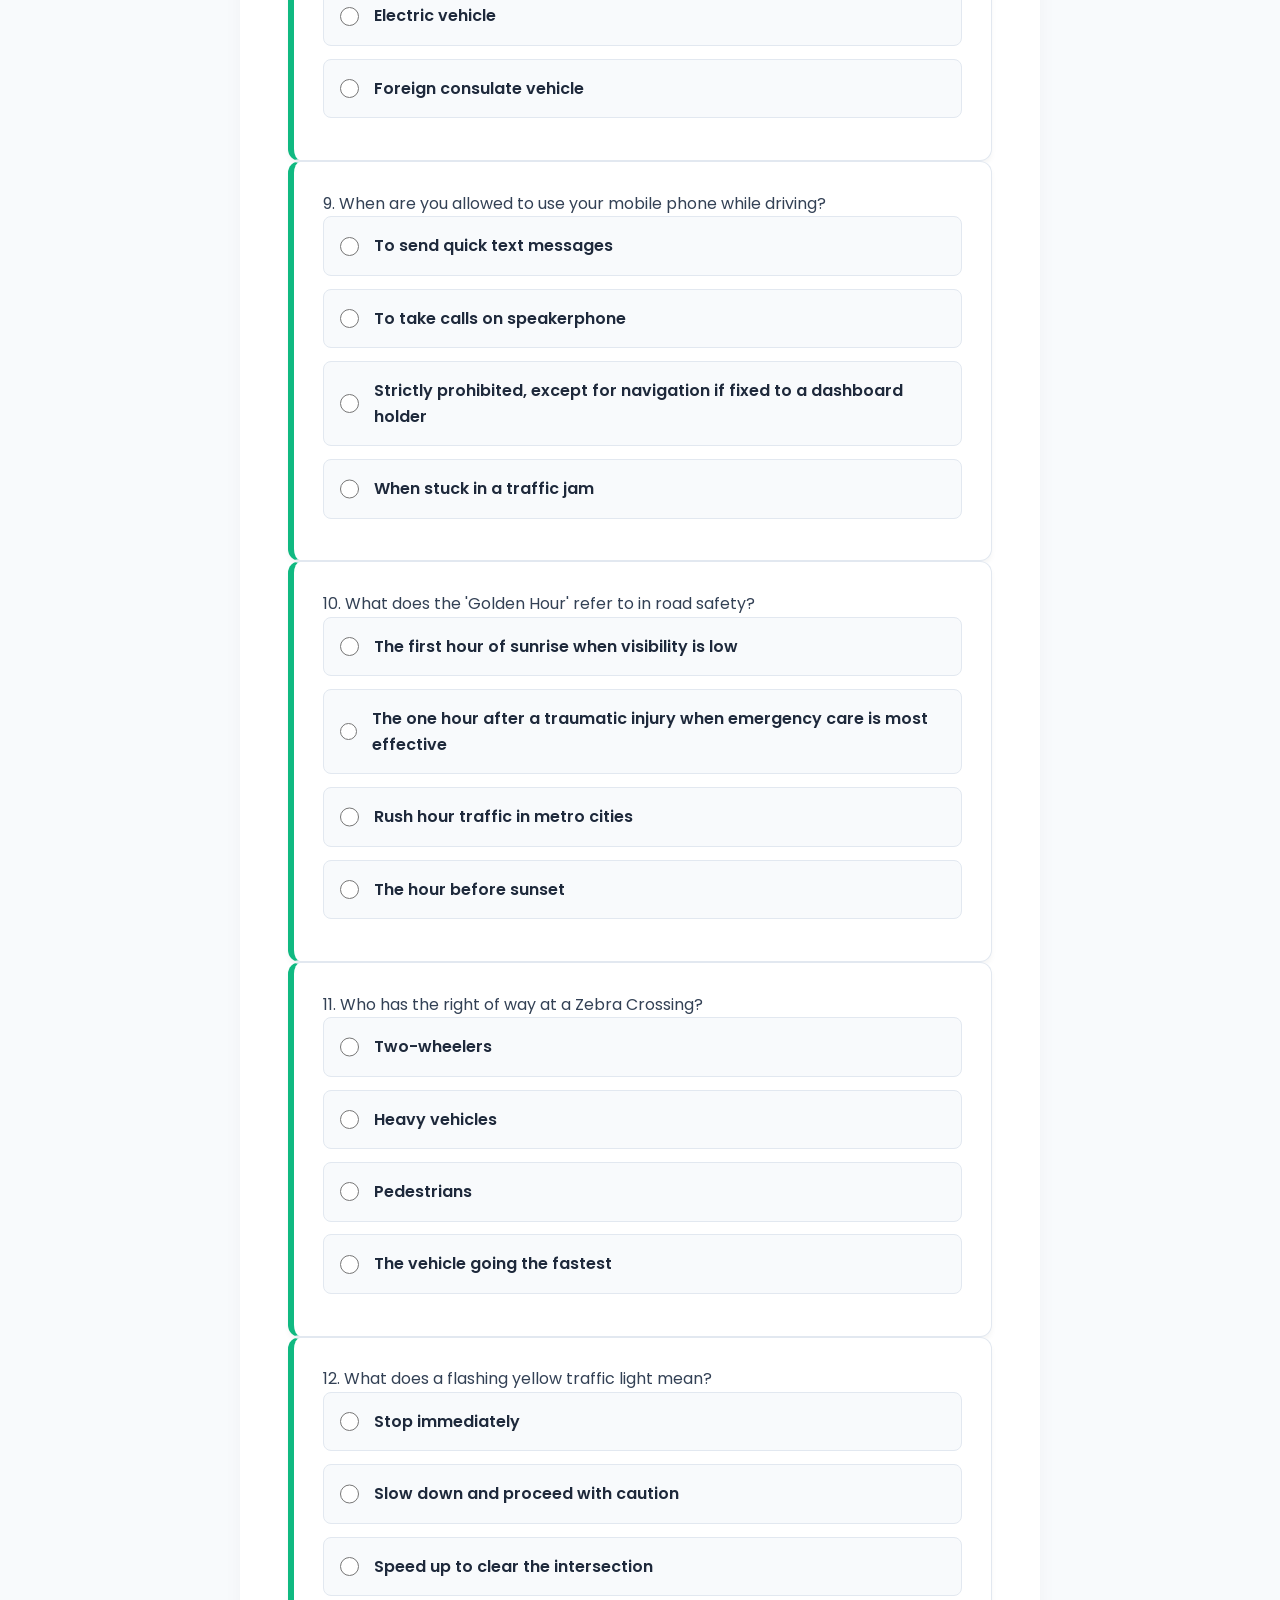
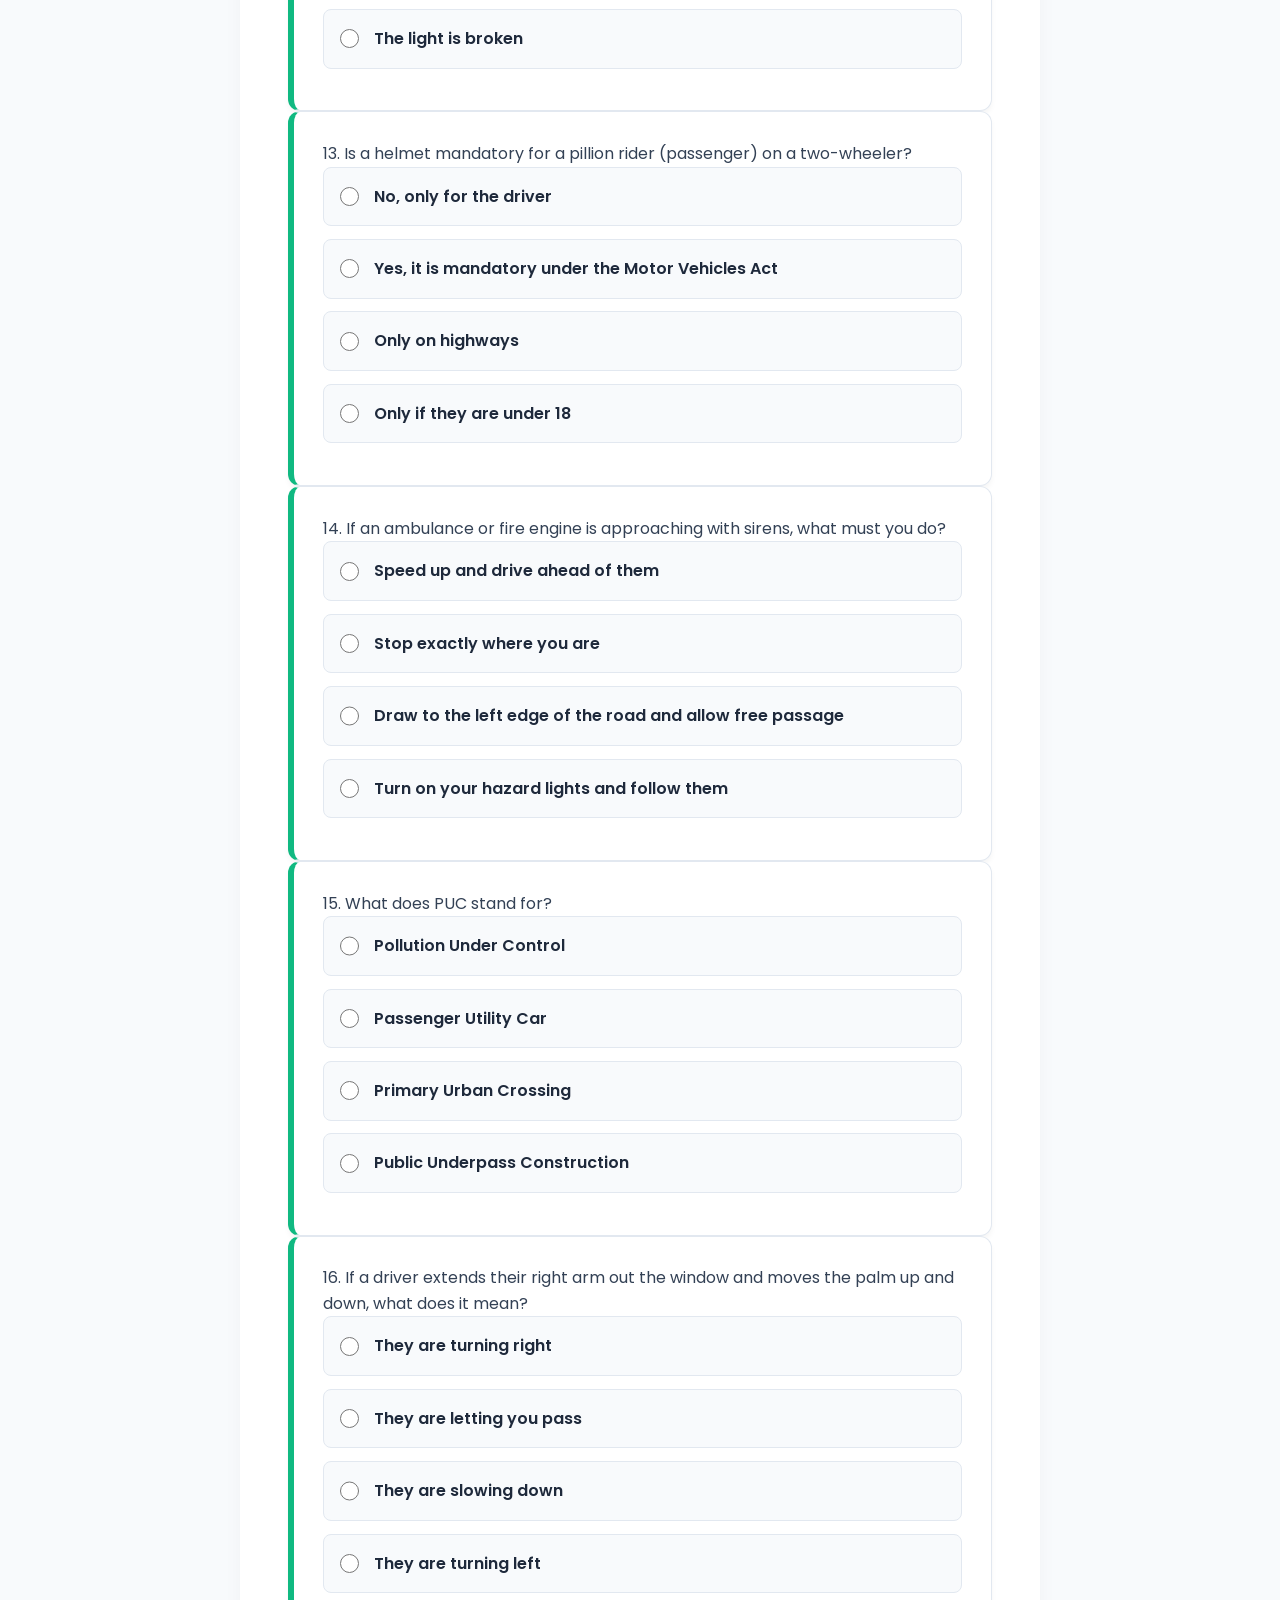
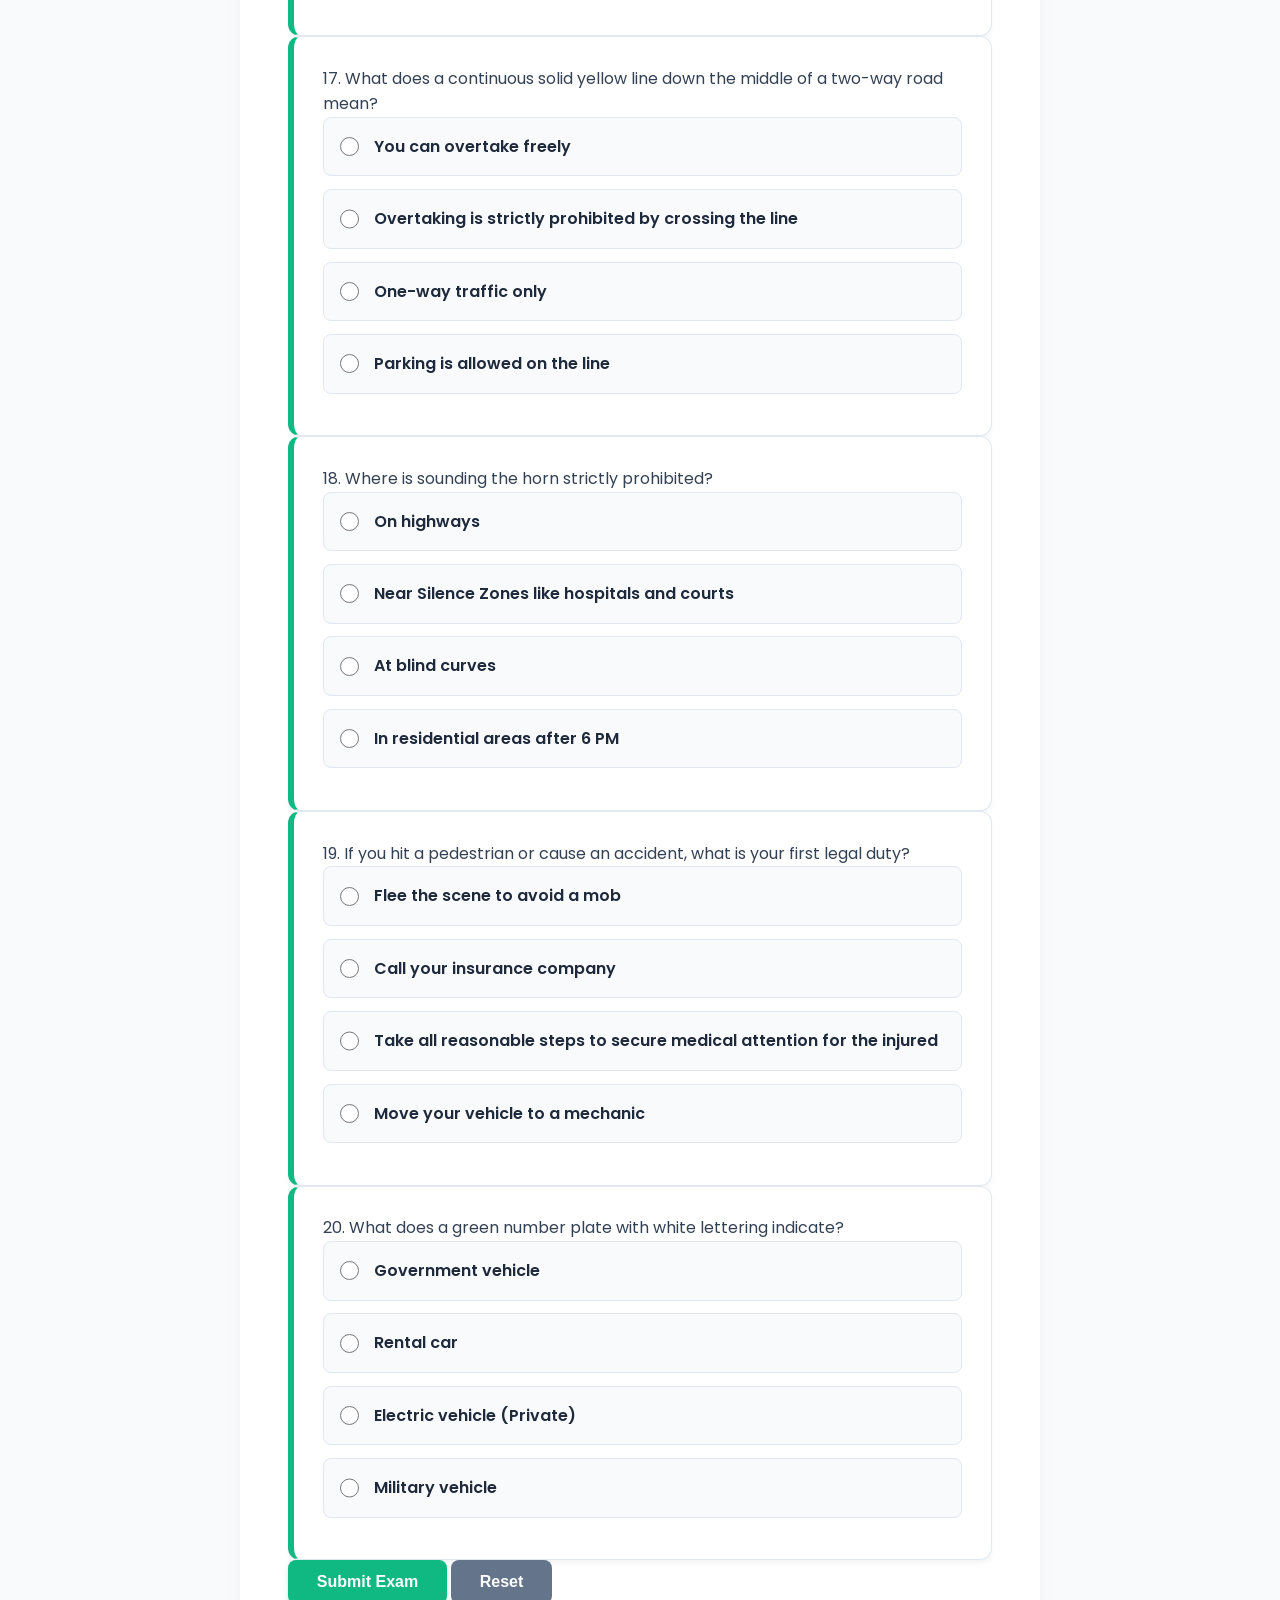
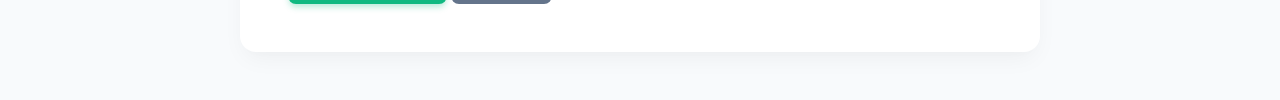
<file: quiz.html>
<!DOCTYPE html>
<html lang="en">
<head>
    <meta charset="UTF-8">
    <meta name="viewport" content="width=device-width, initial-scale=1.0">
    <title>Quiz - Signal Academy</title>
    <link rel="stylesheet" href="style.css">
</head>
<body>
    <nav>
        <a href="index.html">Home</a>
        <a href="register.html">Register / Login</a>
        <a href="learn.html">Lights</a>
        <a href="learn_row.html">Right of Way</a>
        <a href="learn_signs.html">Road Signs</a>
        <a href="quiz.html">Quiz</a>
        <a href="contact.html">Contact</a>
        <a href="register.html" onclick="alert('You have been logged out successfully!');" class="logout-btn">Logout</a>
    </nav>

    <div class="container">
        <h1 style="text-align: center;">The Indian Traffic Law Exam</h1>
        <p style="text-align: center; margin-bottom: 30px;">Test your knowledge of the Motor Vehicles Act and Indian road rules. You must answer all questions.</p>
        
        <form id="quizForm">
            <div id="quiz-container"></div>

            <div class="btn-container">
                <button type="button" class="btn-submit" onclick="calculateScore()">Submit Exam</button>
                <button type="button" class="btn-reset" onclick="resetQuiz()">Reset</button>
            </div>

            <div id="scoreDisplay" style="display: none; text-align: center; margin-top: 25px; padding: 20px; border-radius: 8px; font-size: 1.3em; font-weight: bold;"></div>
        </form>
    </div>

    <script>
        const quizData = [
            { question: "What is the general rule for overtaking in India?", options: ["Overtake from the left", "Overtake from the right", "Overtake from either side if clear", "Honk continuously while overtaking from the left"], answer: 1 },
            { question: "What does a circular road sign indicate?", options: ["Information", "Warning", "Mandatory regulation", "Directions"], answer: 2 },
            { question: "What is the legal limit for Blood Alcohol Concentration (BAC) for driving in India?", options: ["0.00%", "30 mg per 100 ml of blood (0.03%)", "80 mg per 100 ml of blood (0.08%)", "50 mg per 100 ml of blood (0.05%)"], answer: 1 },
            { question: "Can you make a 'Free Left' turn on a red light in India?", options: ["Yes, always", "No, never", "Only if there is a specific sign or dedicated slip lane allowing it", "Only between 10 PM and 6 AM"], answer: 2 },
            { question: "What does a triangular road sign indicate?", options: ["Mandatory order", "Cautionary / Warning", "Hospital ahead", "No parking zone"], answer: 1 },
            { question: "If you approach an unguarded railway crossing, what must you do?", options: ["Sound horn and cross quickly", "Stop, look both ways, listen, and then cross if safe", "Wait for another vehicle to cross first", "Turn on your headlights and cross"], answer: 1 },
            { question: "What is the validity of a Learner's License in India?", options: ["1 month", "3 months", "6 months", "1 year"], answer: 2 },
            { question: "What does a yellow number plate with black lettering mean?", options: ["Private vehicle", "Commercial / Taxi vehicle", "Electric vehicle", "Foreign consulate vehicle"], answer: 1 },
            { question: "When are you allowed to use your mobile phone while driving?", options: ["To send quick text messages", "To take calls on speakerphone", "Strictly prohibited, except for navigation if fixed to a dashboard holder", "When stuck in a traffic jam"], answer: 2 },
            { question: "What does the 'Golden Hour' refer to in road safety?", options: ["The first hour of sunrise when visibility is low", "The one hour after a traumatic injury when emergency care is most effective", "Rush hour traffic in metro cities", "The hour before sunset"], answer: 1 },
            { question: "Who has the right of way at a Zebra Crossing?", options: ["Two-wheelers", "Heavy vehicles", "Pedestrians", "The vehicle going the fastest"], answer: 2 },
            { question: "What does a flashing yellow traffic light mean?", options: ["Stop immediately", "Slow down and proceed with caution", "Speed up to clear the intersection", "The light is broken"], answer: 1 },
            { question: "Is a helmet mandatory for a pillion rider (passenger) on a two-wheeler?", options: ["No, only for the driver", "Yes, it is mandatory under the Motor Vehicles Act", "Only on highways", "Only if they are under 18"], answer: 1 },
            { question: "If an ambulance or fire engine is approaching with sirens, what must you do?", options: ["Speed up and drive ahead of them", "Stop exactly where you are", "Draw to the left edge of the road and allow free passage", "Turn on your hazard lights and follow them"], answer: 2 },
            { question: "What does PUC stand for?", options: ["Pollution Under Control", "Passenger Utility Car", "Primary Urban Crossing", "Public Underpass Construction"], answer: 0 },
            { question: "If a driver extends their right arm out the window and moves the palm up and down, what does it mean?", options: ["They are turning right", "They are letting you pass", "They are slowing down", "They are turning left"], answer: 2 },
            { question: "What does a continuous solid yellow line down the middle of a two-way road mean?", options: ["You can overtake freely", "Overtaking is strictly prohibited by crossing the line", "One-way traffic only", "Parking is allowed on the line"], answer: 1 },
            { question: "Where is sounding the horn strictly prohibited?", options: ["On highways", "Near Silence Zones like hospitals and courts", "At blind curves", "In residential areas after 6 PM"], answer: 1 },
            { question: "If you hit a pedestrian or cause an accident, what is your first legal duty?", options: ["Flee the scene to avoid a mob", "Call your insurance company", "Take all reasonable steps to secure medical attention for the injured", "Move your vehicle to a mechanic"], answer: 2 },
            { question: "What does a green number plate with white lettering indicate?", options: ["Government vehicle", "Rental car", "Electric vehicle (Private)", "Military vehicle"], answer: 2 }
        ];

        function renderQuiz() {
            const container = document.getElementById('quiz-container');
            container.innerHTML = quizData.map((q, i) => `
                <div class="question-box" id="qBox-${i}">
                    <div class="question-text">${i + 1}. ${q.question}</div>
                    ${q.options.map((opt, oi) => `
                        <label class="option-label">
                            <input type="radio" name="q${i}" value="${oi}"> ${opt}
                        </label>
                    `).join('')}
                    <div id="feedback-${i}" class="feedback-msg"></div>
                </div>`).join('');
        }

        function calculateScore() {
            let score = 0, answered = 0;
            const totalQuestions = quizData.length;
            
            for (let i = 0; i < totalQuestions; i++) {
                if (document.querySelector(`input[name="q${i}"]:checked`)) answered++;
            }
            if (answered < totalQuestions) {
                alert(`Please answer all ${totalQuestions} questions before submitting the exam!`);
                return;
            }

            quizData.forEach((q, i) => {
                const sel = document.querySelector(`input[name="q${i}"]:checked`);
                const box = document.getElementById(`qBox-${i}`);
                const feedback = document.getElementById(`feedback-${i}`);

                if (parseInt(sel.value) === q.answer) {
                    score++;
                    box.style.borderLeftColor = "#10b981"; 
                    box.style.backgroundColor = "#f0fdf4";
                    feedback.innerHTML = "✅ Correct!";
                    feedback.style.color = "#10b981";
                } else {
                    box.style.borderLeftColor = "#ef4444"; 
                    box.style.backgroundColor = "#fef2f2";
                    feedback.innerHTML = `❌ Incorrect. The correct answer is: <strong>${q.options[q.answer]}</strong>`;
                    feedback.style.color = "#ef4444";
                }
                feedback.style.display = "block";
            });

            const res = document.getElementById("scoreDisplay");
            res.style.display = "block";
            const percentage = (score / totalQuestions) * 100;
            
            if (percentage >= 90) {
                res.innerHTML = `🎉 Outstanding! Score: ${score}/${totalQuestions} (${percentage}%). You are ready for the Indian roads!`;
                res.style.backgroundColor = "#e8f5e9";
                res.style.color = "#2e7d32";
                res.style.border = "2px solid #4caf50";
            } else if (percentage >= 70) {
                res.innerHTML = `👍 Good job! Score: ${score}/${totalQuestions} (${percentage}%). Make sure to review your mistakes.`;
                res.style.backgroundColor = "#fff8e1";
                res.style.color = "#f57f17";
                res.style.border = "2px solid #ffb300";
            } else {
                res.innerHTML = `⚠️ Keep studying. Score: ${score}/${totalQuestions} (${percentage}%). Please review the traffic laws carefully.`;
                res.style.backgroundColor = "#ffebee";
                res.style.color = "#c62828";
                res.style.border = "2px solid #e53935";
            }

            res.scrollIntoView({ behavior: 'smooth' });
        }

        function resetQuiz() { 
            document.getElementById("quizForm").reset(); 
            document.getElementById("scoreDisplay").style.display = "none"; 
            
            quizData.forEach((_, i) => {
                const box = document.getElementById(`qBox-${i}`);
                const feedback = document.getElementById(`feedback-${i}`);
                box.style.borderLeftColor = "#1abc9c";
                box.style.backgroundColor = "#f9f9f9";
                feedback.style.display = "none";
            });

            window.scrollTo({ top: 0, behavior: 'smooth' });
        }
        
        window.onload = renderQuiz;
    </script>
</body>
</html>
</file>
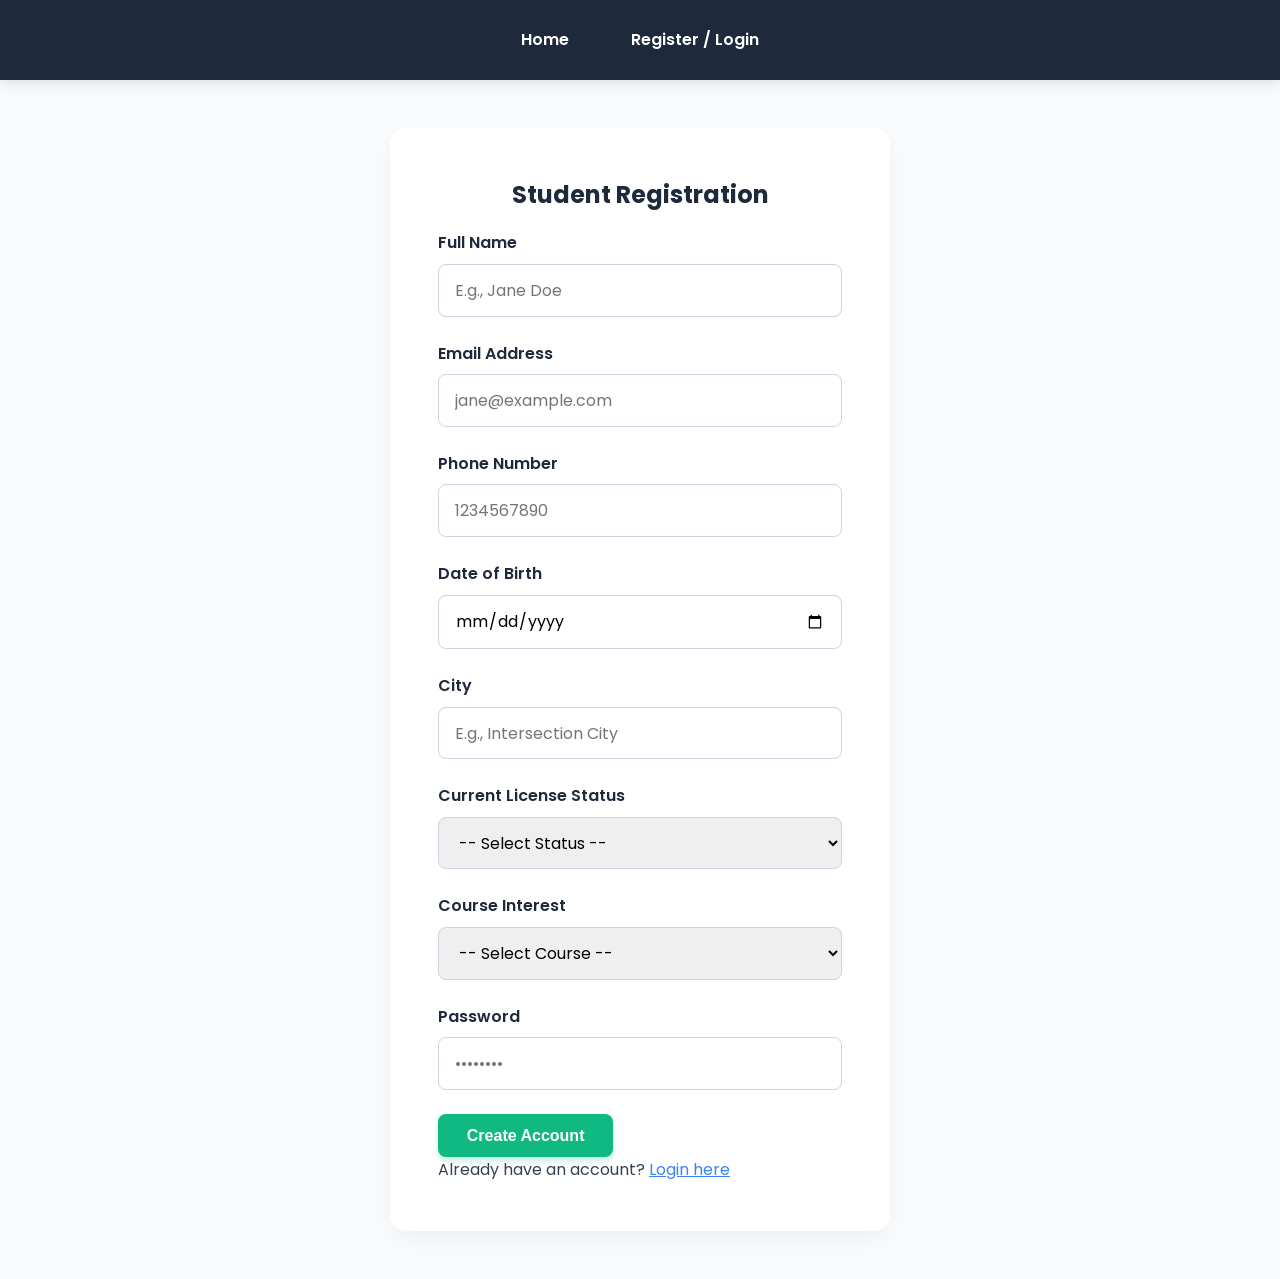
<file: register.html>
<!DOCTYPE html>
<html lang="en">
<head>
    <meta charset="UTF-8">
    <meta name="viewport" content="width=device-width, initial-scale=1.0">
    <title>Register & Login - Signal Academy</title>
    <link rel="stylesheet" href="style.css">
</head>
<body>
    <nav>
        <a href="index.html">Home</a>
        <a href="register.html">Register / Login</a>
    </nav>

    <div class="form-container">
        <div id="register-section">
            <h2 style="text-align: center;">Student Registration</h2>
            <form id="regForm" novalidate>
                <label for="userName">Full Name</label>
                <input type="text" id="userName" placeholder="E.g., Jane Doe">
                <span id="nameErr" class="error-message"></span>

                <label for="userEmail">Email Address</label>
                <input type="email" id="userEmail" placeholder="jane@example.com">
                <span id="emailErr" class="error-message"></span>

                <label for="userPhone">Phone Number</label>
                <input type="tel" id="userPhone" placeholder="1234567890">
                <span id="phoneErr" class="error-message"></span>

                <label for="userDob">Date of Birth</label>
                <input type="date" id="userDob">
                <span id="dobErr" class="error-message"></span>

                <label for="userCity">City</label>
                <input type="text" id="userCity" placeholder="E.g., Intersection City">
                <span id="cityErr" class="error-message"></span>

                <label for="userLicense">Current License Status</label>
                <select id="userLicense">
                    <option value="">-- Select Status --</option>
                    <option value="none">No License</option>
                    <option value="permit">Learner's Permit</option>
                    <option value="full">Full Driver's License</option>
                </select>
                <span id="licenseErr" class="error-message"></span>

                <label for="userCourse">Course Interest</label>
                <select id="userCourse">
                    <option value="">-- Select Course --</option>
                    <option value="lights">Traffic Lights</option>
                    <option value="row">Right of Way</option>
                    <option value="signs">Road Signs</option>
                    <option value="all">Full Curriculum</option>
                </select>
                <span id="courseErr" class="error-message"></span>

                <label for="userPass">Password</label>
                <input type="password" id="userPass" placeholder="••••••••">
                <span id="passErr" class="error-message"></span>

                <button type="submit" class="btn-submit">Create Account</button>
            </form>
            <p class="toggle-text">Already have an account? <a style="cursor: pointer; color: var(--secondary); text-decoration: underline;" onclick="toggleForms('login')">Login here</a></p>
        </div>

        <div id="login-section" style="display: none;">
            <h2 style="text-align: center;">Student Login</h2>
            <form id="loginForm" novalidate>
                <label for="loginEmail">Email Address</label>
                <input type="email" id="loginEmail" placeholder="jane@example.com">
                <span id="loginEmailErr" class="error-message"></span>

                <label for="loginPass">Password</label>
                <input type="password" id="loginPass" placeholder="••••••••">
                
                <span id="loginGeneralErr" class="error-message" style="margin-top: 5px;"></span>

                <button type="submit" class="btn-submit" style="background: var(--primary);">Login to Academy</button>
            </form>
            <p class="toggle-text">Don't have an account? <a style="cursor: pointer; color: var(--secondary); text-decoration: underline;" onclick="toggleForms('register')">Register here</a></p>
        </div>
    </div>

    <script>
        function toggleForms(formType) {
            const regSection = document.getElementById('register-section');
            const logSection = document.getElementById('login-section');
            if (formType === 'login') {
                regSection.style.display = 'none';
                logSection.style.display = 'block';
            } else {
                regSection.style.display = 'block';
                logSection.style.display = 'none';
            }
        }

        function checkField(id, errId, condition, msg) {
            const el = document.getElementById(id);
            const err = document.getElementById(errId);
            if (!condition) {
                err.innerText = msg; err.style.display = 'block'; el.classList.add('invalid'); return false;
            } else {
                err.style.display = 'none'; el.classList.remove('invalid'); return true;
            }
        }

        // Registration
        document.getElementById('regForm').addEventListener('submit', function(e) {
            e.preventDefault();
            let isFormValid = true;

            const name = document.getElementById('userName').value.trim();
            if (!checkField('userName', 'nameErr', name.length >= 3, "Please enter your full name (min 3 chars).")) isFormValid = false;

            const email = document.getElementById('userEmail').value.trim();
            if (!checkField('userEmail', 'emailErr', /^[^\s@]+@[^\s@]+\.[^\s@]+$/.test(email), "Enter a valid email.")) isFormValid = false;

            const phone = document.getElementById('userPhone').value.trim();
            if (!checkField('userPhone', 'phoneErr', /^\d{10}$/.test(phone), "Enter a 10-digit phone number.")) isFormValid = false;

            const dob = document.getElementById('userDob').value;
            if (!checkField('userDob', 'dobErr', dob !== "" && new Date(dob) < new Date(), "Enter a valid date of birth.")) isFormValid = false;

            const city = document.getElementById('userCity').value.trim();
            if (!checkField('userCity', 'cityErr', city.length >= 3, "Please enter your city.")) isFormValid = false;

            const license = document.getElementById('userLicense').value;
            if (!checkField('userLicense', 'licenseErr', license !== "", "Select license status.")) isFormValid = false;

            const course = document.getElementById('userCourse').value;
            if (!checkField('userCourse', 'courseErr', course !== "", "Select a course.")) isFormValid = false;

            const pass = document.getElementById('userPass').value;
            if (!checkField('userPass', 'passErr', pass.length >= 8, "Password must be 8+ characters.")) isFormValid = false;

            if (isFormValid) {
                let users = JSON.parse(localStorage.getItem('signalAcademyUsers')) || [];
                if (users.some(u => u.email === email)) {
                    alert("An account with this email already exists! Please login.");
                    toggleForms('login');
                    return;
                }

                users.push({ name, email, phone, dob, city, license, course, pass });
                localStorage.setItem('signalAcademyUsers', JSON.stringify(users));

                alert('Registration Complete! Redirecting to your course...');
                if (course === 'row') window.location.href = 'learn_row.html';
                else if (course === 'signs') window.location.href = 'learn_signs.html';
                else window.location.href = 'learn.html';
            }
        });

        // Login
        document.getElementById('loginForm').addEventListener('submit', function(e) {
            e.preventDefault();
            const loginEmail = document.getElementById('loginEmail').value.trim();
            const loginPass = document.getElementById('loginPass').value;
            const generalErr = document.getElementById('loginGeneralErr');
            
            let isValid = true;
            if (!checkField('loginEmail', 'loginEmailErr', loginEmail !== "", "Please enter your email.")) isValid = false;
            if (loginPass === "") isValid = false; 

            if (isValid) {
                let users = JSON.parse(localStorage.getItem('signalAcademyUsers')) || [];
                const foundUser = users.find(u => u.email === loginEmail && u.pass === loginPass);

                if (foundUser) {
                    generalErr.style.display = 'none';
                    alert(`Welcome back, ${foundUser.name}!`);
                    if (foundUser.course === 'row') window.location.href = 'learn_row.html';
                    else if (foundUser.course === 'signs') window.location.href = 'learn_signs.html';
                    else window.location.href = 'learn.html';
                } else {
                    generalErr.innerText = "Incorrect email or password. Please try again.";
                    generalErr.style.display = 'block';
                }
            }
        });
    </script>
</body>
</html>
</file>
<file: style.css>
/* Import a modern Google Font */
@import url('https://fonts.googleapis.com/css2?family=Poppins:wght@300;400;600;700&display=swap');

/* Define a global color palette */
:root {
    --primary: #1e293b;     /* Dark Slate */
    --secondary: #3b82f6;   /* Bright Blue */
    --success: #10b981;     /* Mint Green */
    --warning: #f59e0b;     /* Amber */
    --danger: #ef4444;      /* Red */
    --background: #f8fafc;  /* Very Light Gray */
    --surface: #ffffff;     /* White */
    --text-main: #334155;   /* Dark Gray */
    --text-light: #64748b;  /* Medium Gray */
}

* {
    box-sizing: border-box;
    margin: 0;
    padding: 0;
}

body {
    font-family: 'Poppins', sans-serif;
    background-color: var(--background);
    color: var(--text-main);
    line-height: 1.6;
}

/* --- Navigation Bar --- */
nav {
    background: var(--primary);
    padding: 1.2rem 2rem;
    display: flex;
    justify-content: center;
    gap: 1.5rem;
    box-shadow: 0 4px 12px rgba(0, 0, 0, 0.1);
    position: sticky;
    top: 0;
    z-index: 100;
    flex-wrap: wrap;
}

nav a {
    color: white;
    text-decoration: none;
    font-weight: 600;
    font-size: 1rem;
    padding: 0.5rem 1.2rem;
    border-radius: 8px;
    transition: all 0.3s ease;
}

nav a:hover {
    background: rgba(255, 255, 255, 0.15);
    color: #93c5fd;
    transform: translateY(-2px);
}

/* --- Main Layout & Containers --- */
.container, .form-container {
    max-width: 800px;
    margin: 3rem auto;
    background: var(--surface);
    padding: 3rem;
    border-radius: 16px;
    box-shadow: 0 10px 25px -5px rgba(0, 0, 0, 0.05), 0 8px 10px -6px rgba(0, 0, 0, 0.01);
}

.form-container {
    max-width: 500px;
}

h1, h2, h3 {
    color: var(--primary);
    margin-bottom: 1rem;
    font-weight: 700;
}

h1 { text-align: center; font-size: 2.2rem; margin-bottom: 1.5rem; }

/* --- Hero Section (Home Page) --- */
.hero {
    text-align: center;
    padding: 4rem 2rem;
    background: linear-gradient(135deg, #eff6ff 0%, #dbeafe 100%);
    border-radius: 16px;
    border: 1px solid #bfdbfe;
}

.hero h1 { font-size: 2.8rem; color: var(--primary); margin-bottom: 1rem; }
.hero p { font-size: 1.1rem; color: var(--text-light); margin-bottom: 2rem; }

/* --- Buttons --- */
button, .btn, .hero a {
    background: var(--secondary);
    color: white !important;
    border: none;
    padding: 0.8rem 1.8rem;
    font-size: 1rem;
    font-weight: 600;
    border-radius: 8px;
    cursor: pointer;
    transition: all 0.3s ease;
    display: inline-block;
    text-decoration: none;
    box-shadow: 0 4px 6px -1px rgba(59, 130, 246, 0.3);
}

button:hover, .btn:hover, .hero a:hover {
    transform: translateY(-2px);
    box-shadow: 0 6px 12px -1px rgba(59, 130, 246, 0.4);
    background: #2563eb;
}

.btn-submit { background: var(--success); box-shadow: 0 4px 6px -1px rgba(16, 185, 129, 0.3); }
.btn-submit:hover { background: #059669; box-shadow: 0 6px 12px -1px rgba(16, 185, 129, 0.4); }
.btn-reset { background: var(--text-light); box-shadow: none; }
.btn-reset:hover { background: #475569; transform: translateY(0); }

/* --- Forms & Inputs --- */
input, select, textarea {
    width: 100%;
    padding: 0.8rem 1rem;
    margin-bottom: 1.5rem;
    border: 1px solid #cbd5e1;
    border-radius: 8px;
    font-family: inherit;
    font-size: 1rem;
    transition: all 0.3s ease;
}

input:focus, select:focus, textarea:focus {
    outline: none;
    border-color: var(--secondary);
    box-shadow: 0 0 0 3px rgba(59, 130, 246, 0.2);
}

label { font-weight: 600; margin-bottom: 0.5rem; display: block; color: var(--primary); }

/* --- Learning Cards & Grids --- */
.details-grid {
    display: grid;
    grid-template-columns: repeat(auto-fit, minmax(280px, 1fr));
    gap: 1.5rem;
    margin-top: 2rem;
}

.detail-card, .rule-box, .sign-category, .question-box {
    background: var(--surface);
    padding: 1.8rem;
    border-radius: 12px;
    box-shadow: 0 4px 6px -1px rgba(0, 0, 0, 0.05);
    border: 1px solid #e2e8f0;
    transition: transform 0.2s ease, box-shadow 0.2s ease;
}

.detail-card:hover {
    transform: translateY(-5px);
    box-shadow: 0 10px 15px -3px rgba(0, 0, 0, 0.1);
}

.rule-box { border-left: 6px solid var(--secondary); margin-bottom: 1.5rem; }
.question-box { border-left: 6px solid var(--success); }

.video-container {
    background: #f1f5f9;
    padding: 1.5rem;
    border-radius: 12px;
    text-align: center;
    margin: 2rem 0;
    border: 1px solid #e2e8f0;
}

/* --- Quiz specific styling --- */
.option-label {
    display: flex;
    align-items: center;
    padding: 1rem;
    border-radius: 8px;
    border: 1px solid #e2e8f0;
    margin-bottom: 0.8rem;
    transition: all 0.2s;
    cursor: pointer;
    background: #f8fafc;
}

.option-label:hover {
    background: #f0fdf4;
    border-color: var(--success);
}

input[type="radio"] {
    margin-right: 15px;
    width: 1.2rem;
    height: 1.2rem;
    accent-color: var(--success);
    margin-bottom: 0;
}

/* --- Traffic Light Simulator --- */
.simulator-box {
    background-color: #2c3e50; 
    width: 100px;
    padding: 15px;
    border-radius: 20px;
    margin: 0 auto 20px auto; 
    display: flex;
    flex-direction: column;
    align-items: center;
    gap: 15px; 
    border: 3px solid #1a252f;
    box-shadow: 0 10px 15px -3px rgba(0, 0, 0, 0.3);
}

.light-circle {
    width: 60px;
    height: 60px;
    border-radius: 50%;
    background-color: #1a252f; 
    border: 2px solid rgba(0,0,0,0.5);
    box-shadow: inset 0 0 10px rgba(0,0,0,0.8);
    transition: background-color 0.2s ease;
}
/* --- Logout Button in Nav --- */
.logout-btn {
    background-color: var(--danger);
    margin-left: 1rem; /* Adds a little spacing from the other links */
}

.logout-btn:hover {
    background-color: #c62828 !important; /* Darker red on hover */
    transform: translateY(-2px);
}
</file>
